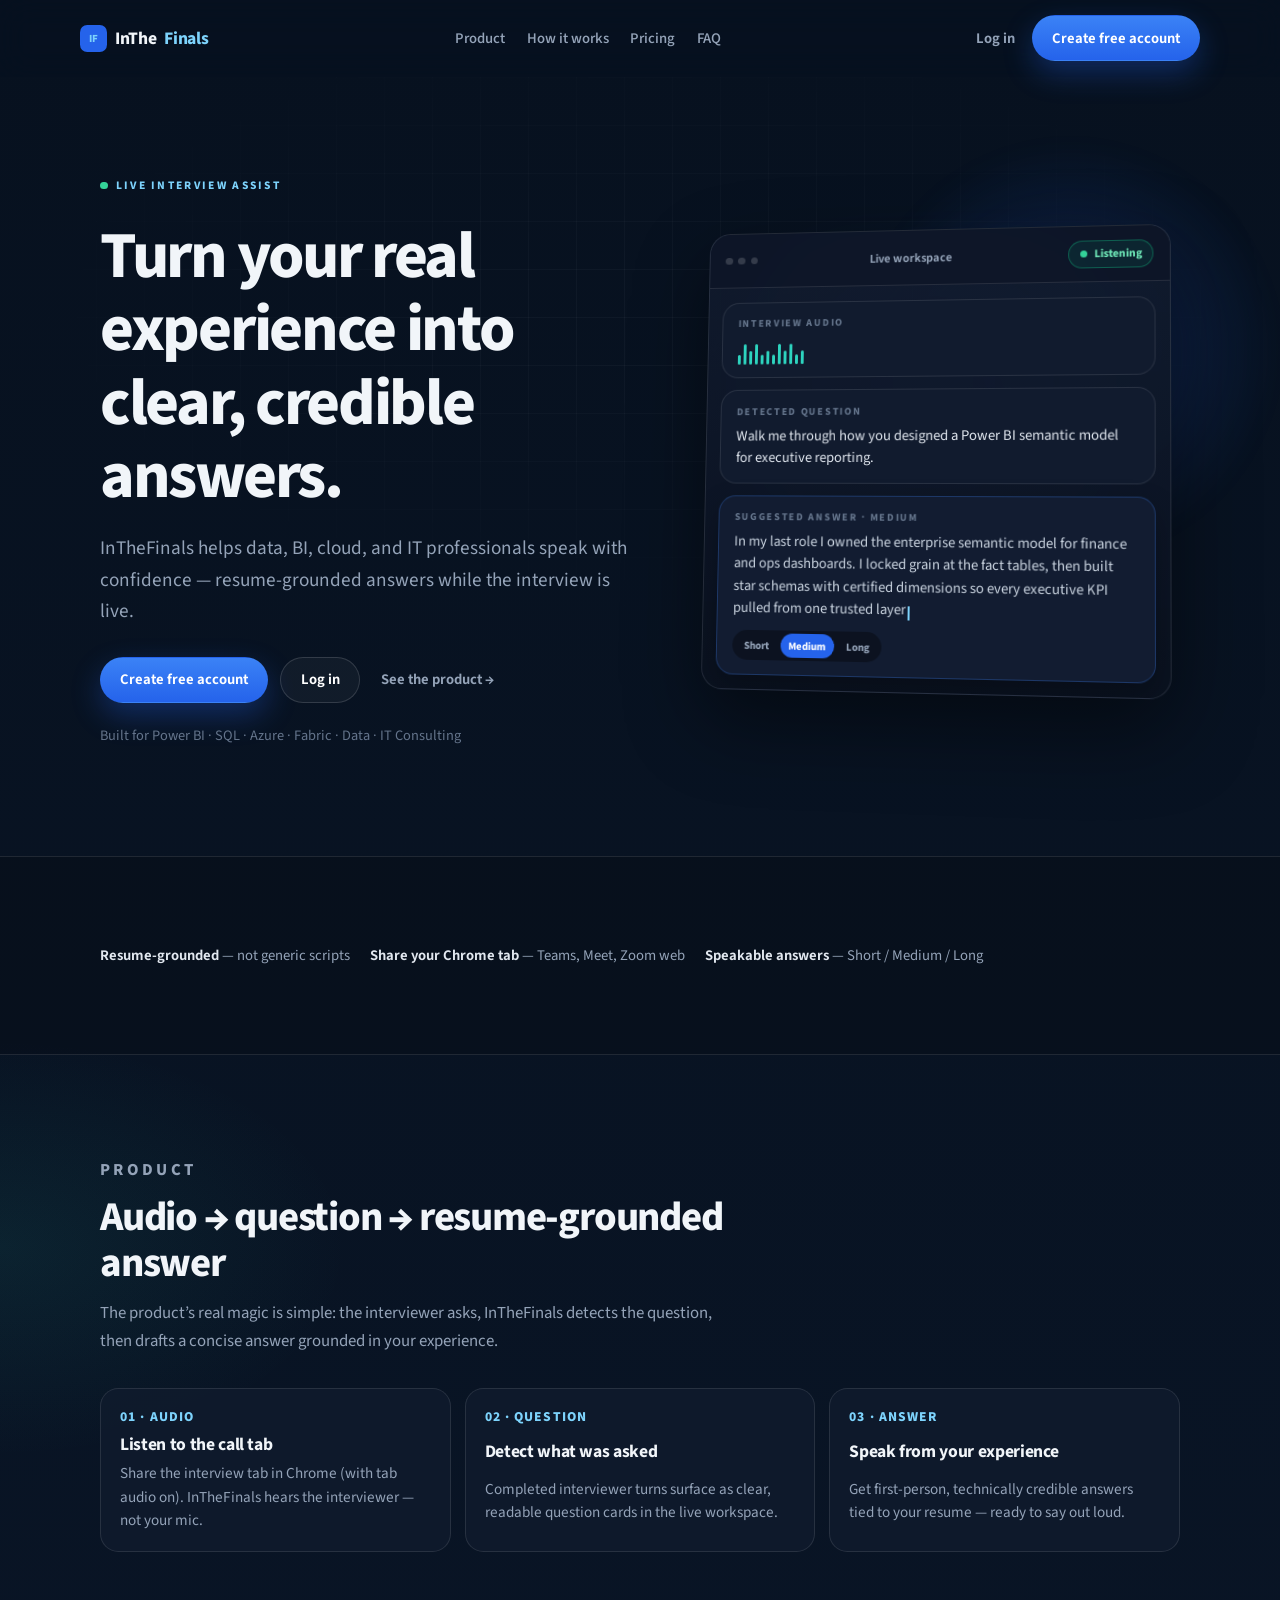
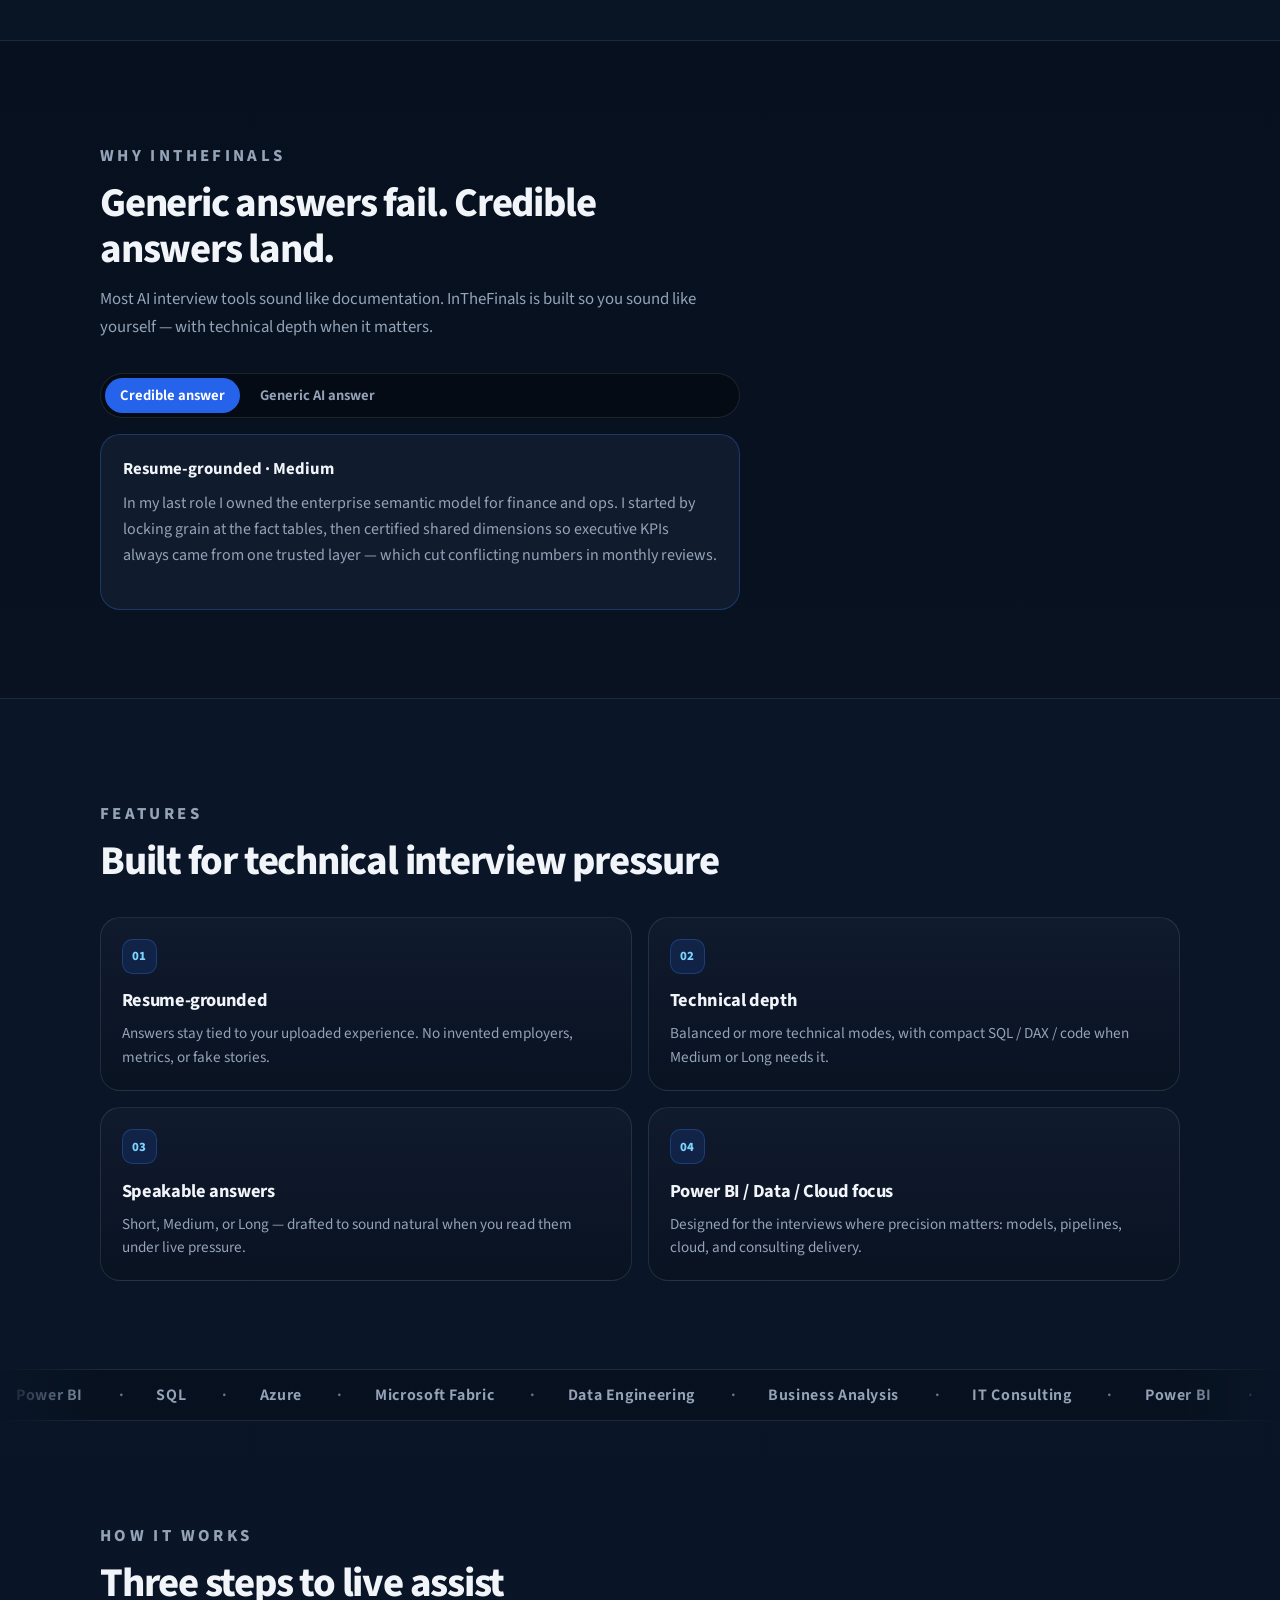
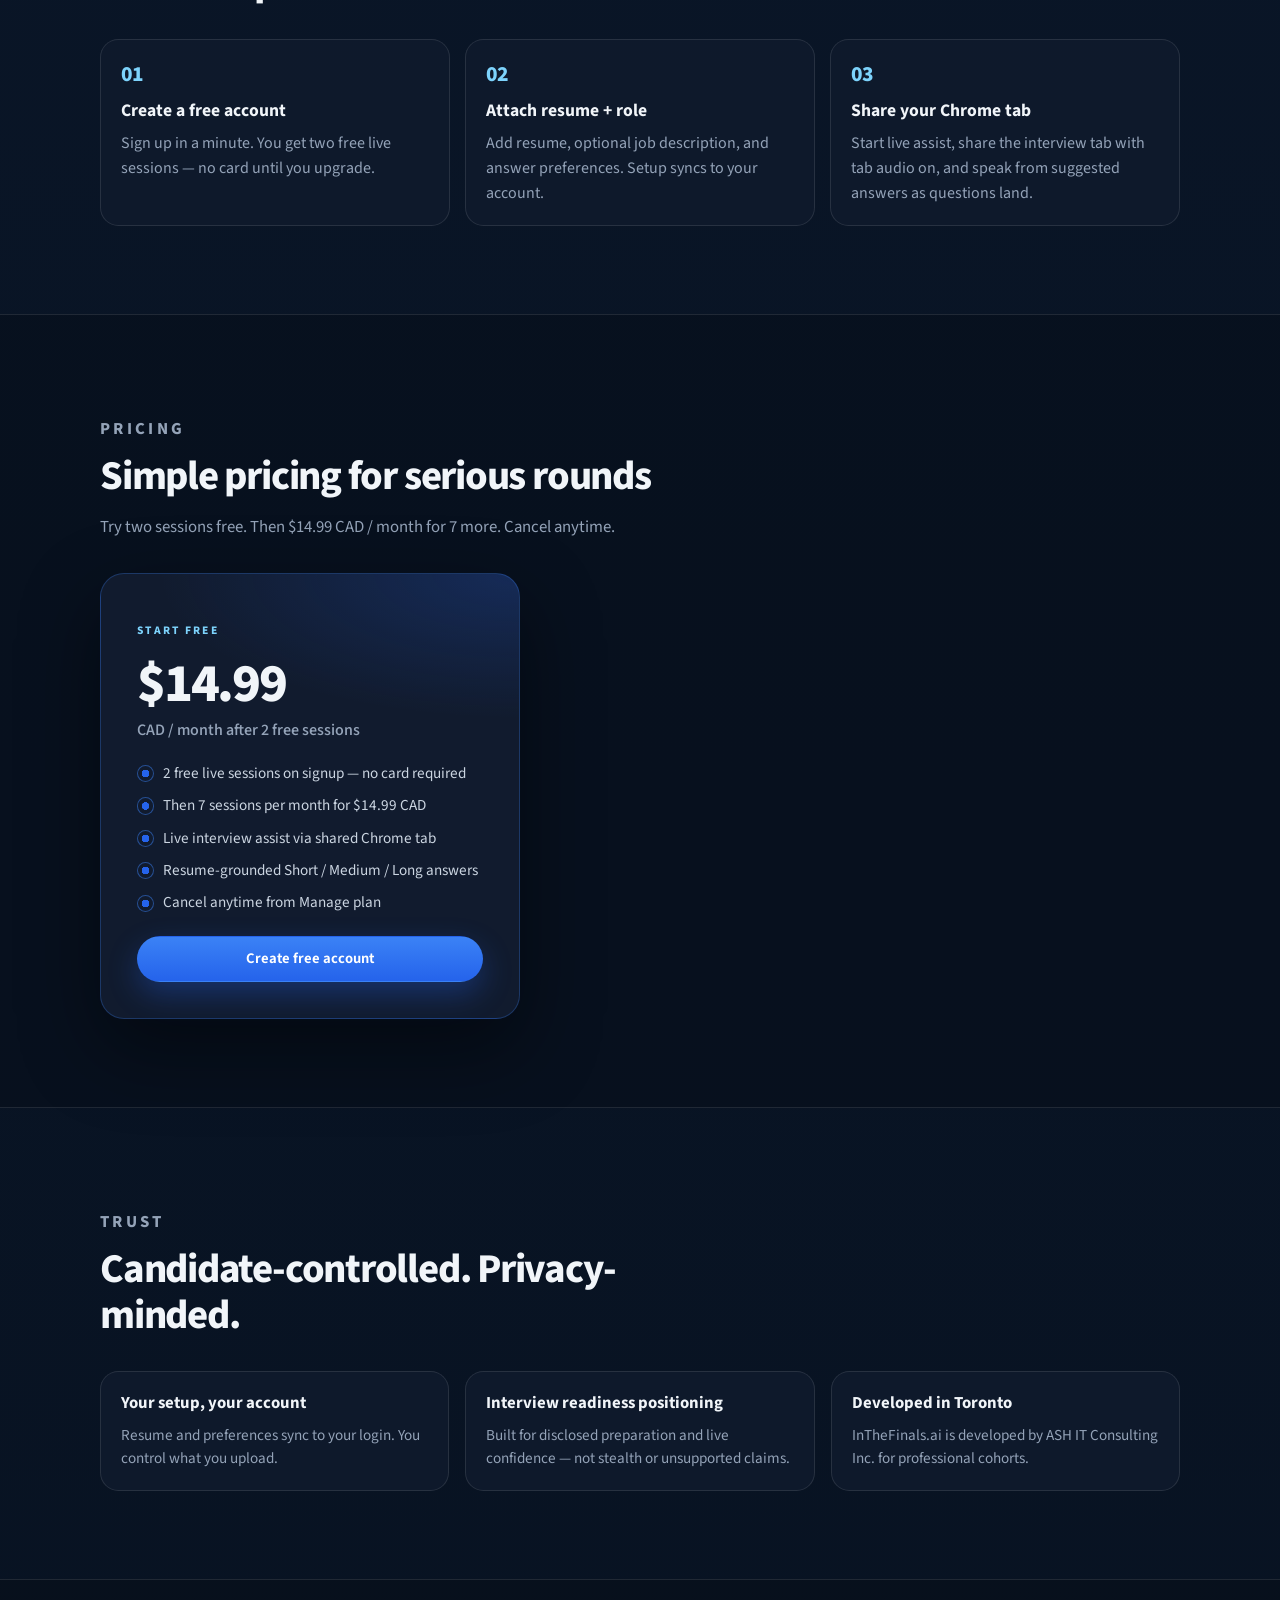
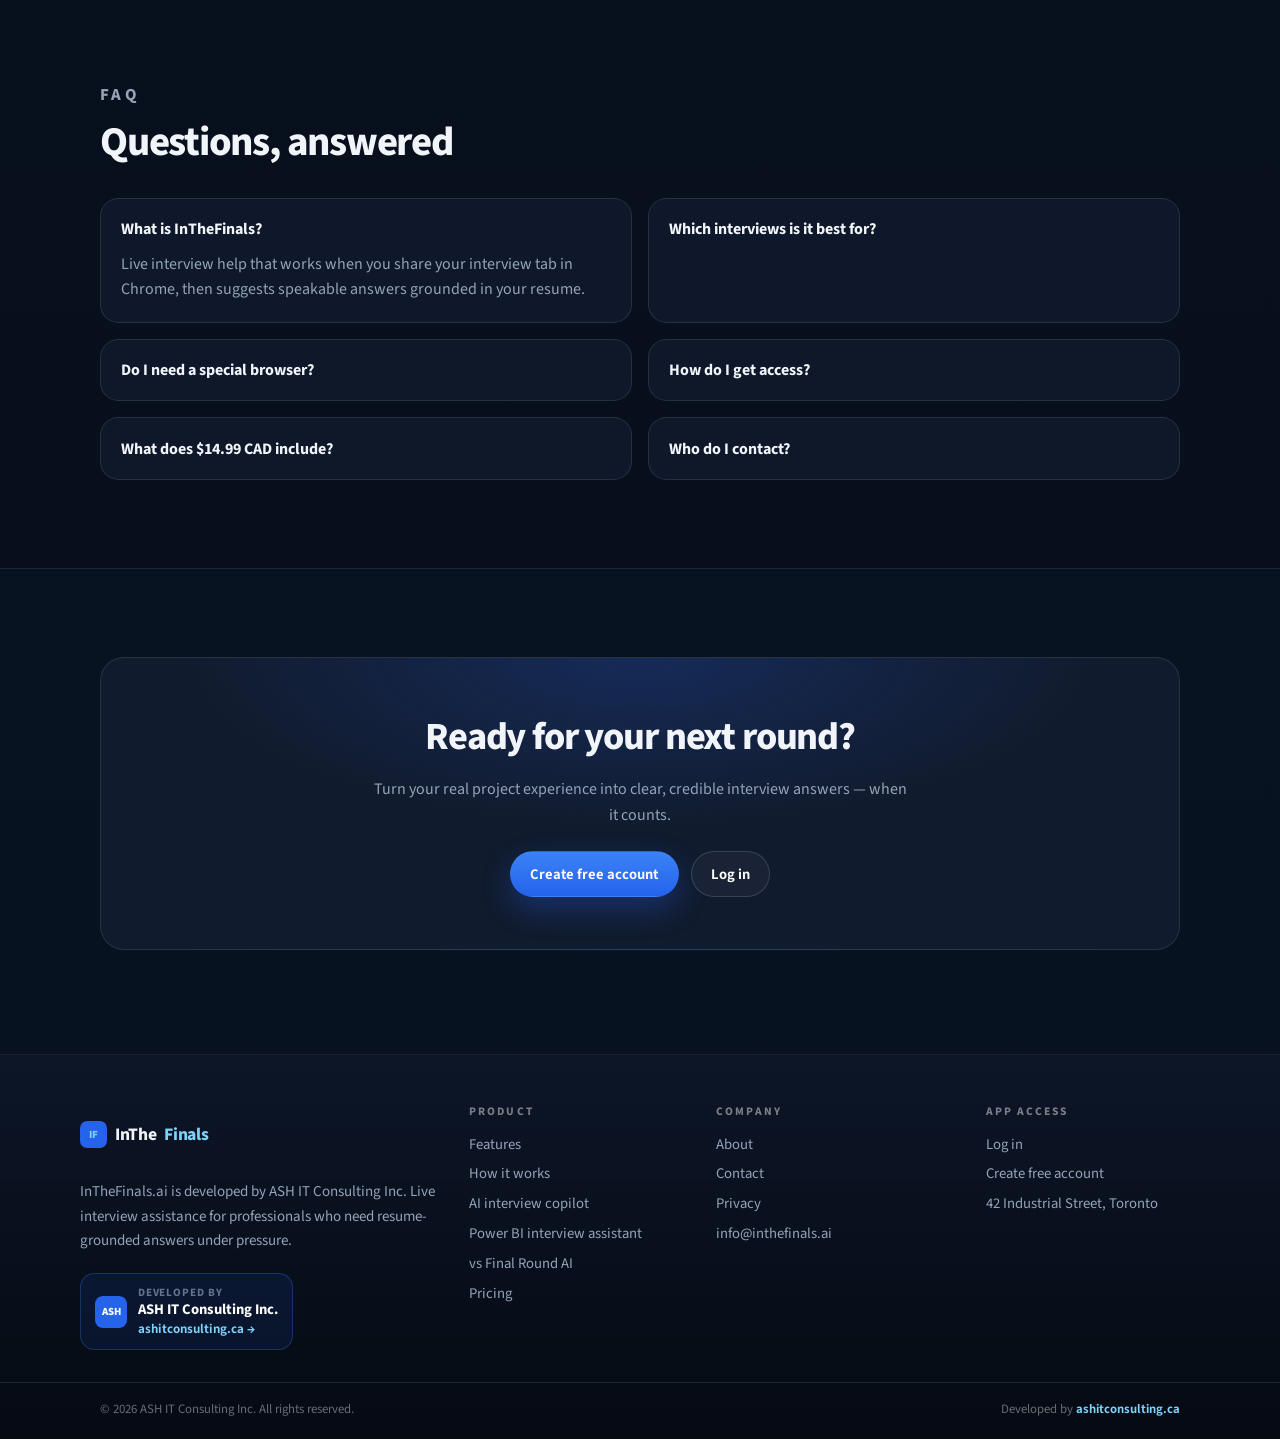
<file: index.html>
<!DOCTYPE html>
<html lang="en-CA">
<head>
  <!-- Google tag (gtag.js) -->
  <script async src="https://www.googletagmanager.com/gtag/js?id=G-QKNJ9WLY88"></script>
  <script>
    window.dataLayer = window.dataLayer || [];
    function gtag(){dataLayer.push(arguments);}
    gtag('js', new Date());
    gtag('config', 'G-QKNJ9WLY88');
  </script>
  <meta charset="utf-8" />
  <meta name="viewport" content="width=device-width, initial-scale=1" />
  <title>InTheFinals | Live Interview Assist — Resume-Grounded Answers in Real Time</title>
  <meta name="description" content="InTheFinals turns your real project experience into clear, credible interview answers. Live interview help for Power BI, SQL, Azure, Fabric, data, and IT professionals. Built in Toronto." />
  <meta name="keywords" content="InTheFinals, live interview assist, AI interview coach, resume grounded answers, Power BI interview, SQL interview, Azure interview, Microsoft Fabric, data engineering interview, Toronto" />
  <meta name="robots" content="index, follow, max-image-preview:large, max-snippet:-1, max-video-preview:-1" />
  <meta name="author" content="ASH IT Consulting Inc." />
  <link rel="canonical" href="https://inthefinals.ai/" />
  <link rel="alternate" hreflang="en-CA" href="https://inthefinals.ai/" />
  <meta property="og:type" content="website" />
  <meta property="og:site_name" content="InTheFinals" />
  <meta property="og:url" content="https://inthefinals.ai/" />
  <meta property="og:title" content="InTheFinals — Turn real experience into credible interview answers" />
  <meta property="og:description" content="Live interview help with resume-grounded speakable answers for data, BI, cloud, and IT professionals." />
  <meta property="og:image" content="https://inthefinals.ai/assets/screen-live-workspace.png" />
  <meta property="og:locale" content="en_CA" />
  <meta name="twitter:card" content="summary_large_image" />
  <meta name="twitter:title" content="InTheFinals — Turn real experience into credible interview answers" />
  <meta name="twitter:description" content="Live interview help with resume-grounded speakable answers for data, BI, cloud, and IT professionals." />
  <meta name="twitter:image" content="https://inthefinals.ai/assets/screen-live-workspace.png" />
  <meta name="theme-color" content="#07111f" />
  <link rel="icon" href="/favicon.ico" sizes="any" />
  <link rel="icon" href="/favicon.svg" type="image/svg+xml" />
  <link rel="apple-touch-icon" href="/assets/apple-touch-icon.png" />
  <link rel="preconnect" href="https://fonts.googleapis.com" />
  <link rel="preconnect" href="https://fonts.gstatic.com" crossorigin />
  <link href="https://fonts.googleapis.com/css2?family=Source+Sans+3:wght@400;500;600;700;800&display=swap" rel="stylesheet" />
  <link rel="stylesheet" href="assets/styles.css?v=20260914b" />
  <script type="application/ld+json">
  {
    "@context": "https://schema.org",
    "@graph": [
      {
        "@type": "Organization",
        "name": "ASH IT Consulting Inc.",
        "url": "https://ashitconsulting.ca",
        "email": "info@inthefinals.ai",
        "telephone": "+1-437-972-0767",
        "address": {
          "@type": "PostalAddress",
          "streetAddress": "42 Industrial Street",
          "addressLocality": "Toronto",
          "addressRegion": "Ontario",
          "postalCode": "M4G 1Y9",
          "addressCountry": "CA"
        }
      },
      {
        "@type": "SoftwareApplication",
        "name": "InTheFinals",
        "applicationCategory": "BusinessApplication",
        "operatingSystem": "Web",
        "url": "https://inthefinals.ai",
        "description": "Live interview assistance that turns real project experience into clear, credible, speakable answers.",
        "offers": {
          "@type": "Offer",
          "price": "14.99",
          "priceCurrency": "CAD"
        },
        "creator": { "@type": "Organization", "name": "ASH IT Consulting Inc." }
      },
      {
        "@type": "WebSite",
        "name": "InTheFinals",
        "url": "https://inthefinals.ai",
        "inLanguage": "en-CA"
      },
      {
        "@type": "FAQPage",
        "mainEntity": [
          {
            "@type": "Question",
            "name": "What is InTheFinals?",
            "acceptedAnswer": {
              "@type": "Answer",
              "text": "InTheFinals is live interview assistance that works when you share your interview tab in Chrome and suggests resume-grounded, speakable answers for data, BI, cloud, and IT interviews."
            }
          },
          {
            "@type": "Question",
            "name": "How much does it cost?",
            "acceptedAnswer": {
              "@type": "Answer",
              "text": "Two free live sessions, then $14.99 CAD per month for 7 sessions. Cancel anytime. Create a free account to get started."
            }
          },
          {
            "@type": "Question",
            "name": "Who is it built for?",
            "acceptedAnswer": {
              "@type": "Answer",
              "text": "Power BI, SQL, Azure, Microsoft Fabric, data engineering, business analysis, and IT consulting professionals."
            }
          }
        ]
      }
    ]
  }
  </script>
</head>
<body>
  <header class="header">
    <div class="wrap header-inner">
      <a class="logo" href="/"><span class="logo-mark">IF</span>InThe<span>Finals</span></a>
      <nav class="nav" aria-label="Primary">
        <a href="/features/">Product</a>
        <a href="/how-it-works/">How it works</a>
        <a href="#pricing">Pricing</a>
        <a href="#faq">FAQ</a>
        <a class="btn btn-primary mobile-cta" href="https://app.inthefinals.ai/signup">Create free account</a>
      </nav>
      <div class="actions">
        <a class="btn btn-text" href="https://app.inthefinals.ai/login">Log in</a>
        <a class="btn btn-primary" href="https://app.inthefinals.ai/signup">Create free account</a>
        <button class="menu-btn" type="button" aria-label="Open menu" aria-expanded="false"><span></span></button>
      </div>
    </div>
  </header>

  <main>
    <section class="hero">
      <div class="grid-fade"></div>
      <div class="spotlight" aria-hidden="true"></div>
      <div class="wrap hero-grid">
        <div>
          <p class="kicker rise"><span class="live-dot" aria-hidden="true"></span> Live interview assist</p>
          <h1 class="rise d1">Turn your real experience into clear, credible answers.</h1>
          <p class="lead rise d2">InTheFinals helps data, BI, cloud, and IT professionals speak with confidence — resume-grounded answers while the interview is live.</p>
          <div class="cta-row rise d3">
            <a class="btn btn-primary" href="https://app.inthefinals.ai/signup">Create free account</a>
            <a class="btn btn-ghost" href="https://app.inthefinals.ai/login">Log in</a>
            <a class="btn btn-text" href="/features/">See the product →</a>
          </div>
          <p class="trust-line rise d4">Built for Power BI · SQL · Azure · Fabric · Data · IT Consulting</p>
        </div>

        <div class="product-stage rise d3" aria-hidden="true">
          <div class="product-glow"></div>
          <div class="product-frame">
            <div class="product-top">
              <div class="dots"><span></span><span></span><span></span></div>
              <div class="product-title">Live workspace</div>
              <div class="status-pill"><span class="live-dot"></span> Listening</div>
            </div>
            <div class="product-body">
              <div class="panel">
                <div class="label">Interview audio</div>
                <div class="wave"><i></i><i></i><i></i><i></i><i></i><i></i><i></i><i></i><i></i><i></i><i></i><i></i></div>
              </div>
              <div class="panel">
                <div class="label">Detected question</div>
                <p class="q">Walk me through how you designed a Power BI semantic model for executive reporting.</p>
              </div>
              <div class="panel answer">
                <div class="label">Suggested answer · Medium</div>
                <p class="a">In my last role I owned the enterprise semantic model for finance and ops dashboards. I locked grain at the fact tables, then built star schemas with certified dimensions so every executive KPI pulled from one trusted layer<span class="typing-cursor"></span></p>
                <div class="seg"><span>Short</span><span class="on">Medium</span><span>Long</span></div>
              </div>
            </div>
          </div>
        </div>
      </div>
    </section>

    <section class="section band">
      <div class="wrap proof reveal">
        <span><strong>Resume-grounded</strong> — not generic scripts</span>
        <span><strong>Share your Chrome tab</strong> — Teams, Meet, Zoom web</span>
        <span><strong>Speakable answers</strong> — Short / Medium / Long</span>
      </div>
    </section>

    <section class="section" id="product">
      <div class="wrap">
        <div class="section-head reveal">
          <p class="kicker">Product</p>
          <h2>Audio → question → resume-grounded answer</h2>
          <p>The product’s real magic is simple: the interviewer asks, InTheFinals detects the question, then drafts a concise answer grounded in your experience.</p>
        </div>
        <div class="flow">
          <article class="flow-step reveal">
            <div class="n">01 · AUDIO</div>
            <h3>Listen to the call tab</h3>
            <p>Share the interview tab in Chrome (with tab audio on). InTheFinals hears the interviewer — not your mic.</p>
          </article>
          <article class="flow-step reveal">
            <div class="n">02 · QUESTION</div>
            <h3>Detect what was asked</h3>
            <p>Completed interviewer turns surface as clear, readable question cards in the live workspace.</p>
          </article>
          <article class="flow-step reveal">
            <div class="n">03 · ANSWER</div>
            <h3>Speak from your experience</h3>
            <p>Get first-person, technically credible answers tied to your resume — ready to say out loud.</p>
          </article>
        </div>
      </div>
    </section>

    <section class="section band">
      <div class="wrap">
        <div class="section-head reveal">
          <p class="kicker">Why InTheFinals</p>
          <h2>Generic answers fail. Credible answers land.</h2>
          <p>Most AI interview tools sound like documentation. InTheFinals is built so you sound like yourself — with technical depth when it matters.</p>
        </div>
        <div class="compare reveal">
          <div class="compare-tabs" role="tablist" aria-label="Answer comparison">
            <button type="button" class="on" data-compare-tab="credible">Credible answer</button>
            <button type="button" data-compare-tab="generic">Generic AI answer</button>
          </div>
          <div class="compare-card good show" data-compare-panel="credible">
            <h3>Resume-grounded · Medium</h3>
            <p>In my last role I owned the enterprise semantic model for finance and ops. I started by locking grain at the fact tables, then certified shared dimensions so executive KPIs always came from one trusted layer — which cut conflicting numbers in monthly reviews.</p>
          </div>
          <div class="compare-card" data-compare-panel="generic">
            <h3>Generic script</h3>
            <p>Semantic models are important for reporting. You should use facts and dimensions, follow best practices, and make sure stakeholders understand the data. Communication and collaboration are also key.</p>
          </div>
        </div>
      </div>
    </section>

    <section class="section" id="features">
      <div class="wrap">
        <div class="section-head reveal">
          <p class="kicker">Features</p>
          <h2>Built for technical interview pressure</h2>
        </div>
        <div class="bento">
          <article class="bento-card reveal">
            <div class="icon">01</div>
            <h3>Resume-grounded</h3>
            <p>Answers stay tied to your uploaded experience. No invented employers, metrics, or fake stories.</p>
          </article>
          <article class="bento-card reveal">
            <div class="icon">02</div>
            <h3>Technical depth</h3>
            <p>Balanced or more technical modes, with compact SQL / DAX / code when Medium or Long needs it.</p>
          </article>
          <article class="bento-card reveal">
            <div class="icon">03</div>
            <h3>Speakable answers</h3>
            <p>Short, Medium, or Long — drafted to sound natural when you read them under live pressure.</p>
          </article>
          <article class="bento-card reveal">
            <div class="icon">04</div>
            <h3>Power BI / Data / Cloud focus</h3>
            <p>Designed for the interviews where precision matters: models, pipelines, cloud, and consulting delivery.</p>
          </article>
        </div>
      </div>
    </section>

    <div class="marquee" aria-hidden="true">
      <div class="marquee-track">
        <span>Power BI</span>
        <span>SQL</span>
        <span>Azure</span>
        <span>Microsoft Fabric</span>
        <span>Data Engineering</span>
        <span>Business Analysis</span>
        <span>IT Consulting</span>
        <span>Power BI</span>
        <span>SQL</span>
        <span>Azure</span>
        <span>Microsoft Fabric</span>
        <span>Data Engineering</span>
        <span>Business Analysis</span>
        <span>IT Consulting</span>
      </div>
    </div>

    <section class="section" id="how">
      <div class="wrap">
        <div class="section-head reveal">
          <p class="kicker">How it works</p>
          <h2>Three steps to live assist</h2>
        </div>
        <div class="steps">
          <article class="step reveal">
            <div class="n">01</div>
            <h3>Create a free account</h3>
            <p>Sign up in a minute. You get two free live sessions — no card until you upgrade.</p>
          </article>
          <article class="step reveal">
            <div class="n">02</div>
            <h3>Attach resume + role</h3>
            <p>Add resume, optional job description, and answer preferences. Setup syncs to your account.</p>
          </article>
          <article class="step reveal">
            <div class="n">03</div>
            <h3>Share your Chrome tab</h3>
            <p>Start live assist, share the interview tab with tab audio on, and speak from suggested answers as questions land.</p>
          </article>
        </div>
      </div>
    </section>

    <section class="section band" id="pricing">
      <div class="wrap" style="display:grid;gap:2rem;align-items:start;">
        <div class="section-head reveal" style="margin-bottom:0;">
          <p class="kicker">Pricing</p>
          <h2>Simple pricing for serious rounds</h2>
          <p>Try two sessions free. Then $14.99 CAD / month for 7 more. Cancel anytime.</p>
        </div>
        <div class="pricing reveal">
          <p class="kicker">Start free</p>
          <p class="price">$14.99 <small>CAD / month after 2 free sessions</small></p>
          <ul>
            <li>2 free live sessions on signup — no card required</li>
            <li>Then 7 sessions per month for $14.99 CAD</li>
            <li>Live interview assist via shared Chrome tab</li>
            <li>Resume-grounded Short / Medium / Long answers</li>
            <li>Cancel anytime from Manage plan</li>
          </ul>
          <a class="btn btn-primary" style="margin-top:1.4rem;width:100%;" href="https://app.inthefinals.ai/signup">Create free account</a>
        </div>
      </div>
    </section>

    <section class="section" id="trust">
      <div class="wrap">
        <div class="section-head reveal">
          <p class="kicker">Trust</p>
          <h2>Candidate-controlled. Privacy-minded.</h2>
        </div>
        <div class="trust-grid">
          <article class="trust-card reveal">
            <h3>Your setup, your account</h3>
            <p>Resume and preferences sync to your login. You control what you upload.</p>
          </article>
          <article class="trust-card reveal">
            <h3>Interview readiness positioning</h3>
            <p>Built for disclosed preparation and live confidence — not stealth or unsupported claims.</p>
          </article>
          <article class="trust-card reveal">
            <h3>Developed in Toronto</h3>
            <p>InTheFinals.ai is developed by ASH IT Consulting Inc. for professional cohorts.</p>
          </article>
        </div>
      </div>
    </section>

    <section class="section band" id="faq">
      <div class="wrap">
        <div class="section-head reveal">
          <p class="kicker">FAQ</p>
          <h2>Questions, answered</h2>
        </div>
        <div class="faq">
          <details class="reveal" open>
            <summary>What is InTheFinals?</summary>
            <p>Live interview help that works when you share your interview tab in Chrome, then suggests speakable answers grounded in your resume.</p>
          </details>
          <details class="reveal">
            <summary>Which interviews is it best for?</summary>
            <p>Power BI, SQL, Azure, Microsoft Fabric, data engineering, business analysis, and IT consulting roles.</p>
          </details>
          <details class="reveal">
            <summary>Do I need a special browser?</summary>
            <p>Use Chrome or Edge, share the interview tab, and turn on tab audio for Teams, Meet, or Zoom in the browser.</p>
          </details>
          <details class="reveal">
            <summary>How do I get access?</summary>
            <p>Create a free account at app.inthefinals.ai/signup. Confirm your email and you are in. Existing users can log in at app.inthefinals.ai.</p>
          </details>
          <details class="reveal">
            <summary>What does $14.99 CAD include?</summary>
            <p>Two free sessions to start. After you upgrade, 7 live sessions each month, answer controls, and cloud-synced setup. Cancel anytime.</p>
          </details>
          <details class="reveal">
            <summary>Who do I contact?</summary>
            <p>Email info@inthefinals.ai or visit the contact page for the Toronto office details.</p>
          </details>
        </div>
      </div>
    </section>

    <section class="section">
      <div class="wrap">
        <div class="final-cta reveal">
          <h2>Ready for your next round?</h2>
          <p>Turn your real project experience into clear, credible interview answers — when it counts.</p>
          <div class="cta-row" style="justify-content:center;margin-top:1.4rem;">
            <a class="btn btn-primary" href="https://app.inthefinals.ai/signup">Create free account</a>
            <a class="btn btn-ghost" href="https://app.inthefinals.ai/login">Log in</a>
          </div>
        </div>
      </div>
    </section>
  </main>

  <footer class="footer">
    <div class="wrap footer-inner">
      <div class="footer-brand">
        <p class="logo"><span class="logo-mark">IF</span>InThe<span>Finals</span></p>
        <p class="footer-blurb">InTheFinals.ai is developed by ASH IT Consulting Inc. Live interview assistance for professionals who need resume-grounded answers under pressure.</p>
        <a class="footer-credit" href="https://ashitconsulting.ca" target="_blank" rel="noreferrer">
          <span class="footer-credit-mark">ASH</span>
          <span class="footer-credit-text">
            <small>Developed by</small>
            <strong>ASH IT Consulting Inc.</strong>
            <span>ashitconsulting.ca →</span>
          </span>
        </a>
      </div>
      <div>
        <h3>Product</h3>
        <ul>
          <li><a href="/features/">Features</a></li>
          <li><a href="/how-it-works/">How it works</a></li>
          <li><a href="/ai-interview-copilot/">AI interview copilot</a></li>
          <li><a href="/power-bi-interview-assistant/">Power BI interview assistant</a></li>
          <li><a href="/vs/final-round-ai/">vs Final Round AI</a></li>
          <li><a href="/#pricing">Pricing</a></li>
        </ul>
      </div>
      <div>
        <h3>Company</h3>
        <ul>
          <li><a href="/about/">About</a></li>
          <li><a href="/contact/">Contact</a></li>
          <li><a href="/privacy/">Privacy</a></li>
          <li><a href="mailto:info@inthefinals.ai">info@inthefinals.ai</a></li>
        </ul>
      </div>
      <div>
        <h3>App access</h3>
        <ul>
          <li><a href="https://app.inthefinals.ai/login">Log in</a></li>
          <li><a href="https://app.inthefinals.ai/signup">Create free account</a></li>
          <li>42 Industrial Street, Toronto</li>
        </ul>
      </div>
    </div>
    <div class="footer-bottom">
      <div class="wrap footer-bottom-inner">
        <span>© 2026 ASH IT Consulting Inc. All rights reserved.</span>
        <span>Developed by <a href="https://ashitconsulting.ca" target="_blank" rel="noreferrer">ashitconsulting.ca</a></span>
      </div>
    </div>
  </footer>
  <script src="assets/site.js?v=20260914b"></script>
</body>
</html>
</file>
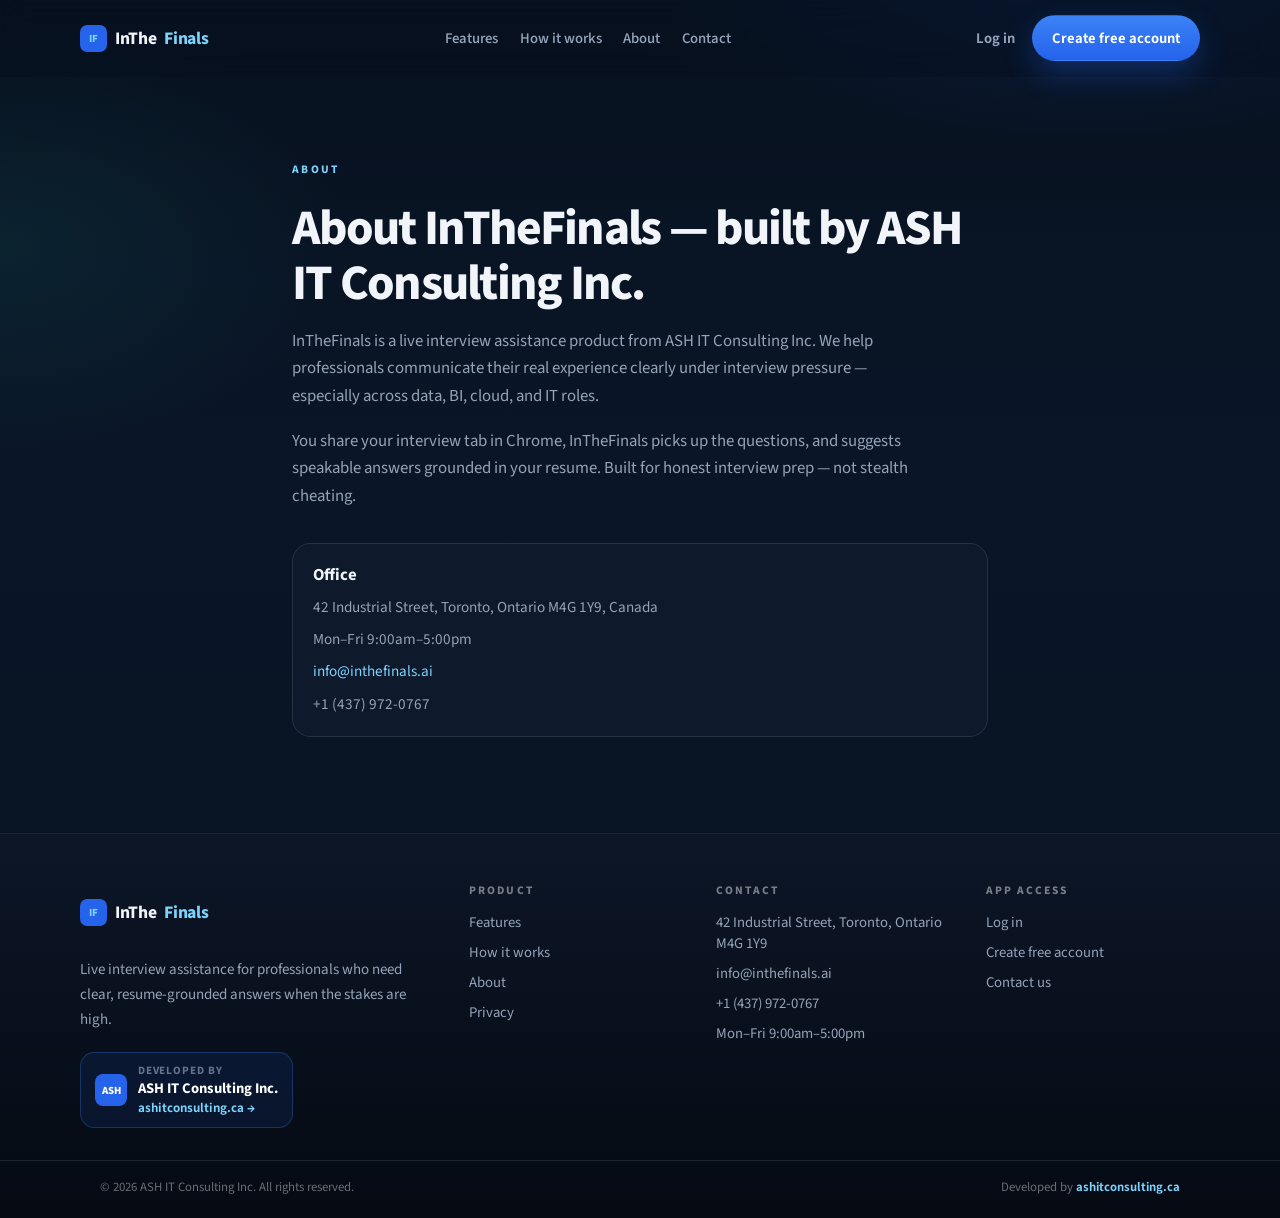
<file: about/index.html>
<!DOCTYPE html>
<html lang="en-CA">
<head>
  <!-- Google tag (gtag.js) -->
  <script async src="https://www.googletagmanager.com/gtag/js?id=G-QKNJ9WLY88"></script>
  <script>
    window.dataLayer = window.dataLayer || [];
    function gtag(){dataLayer.push(arguments);}
    gtag('js', new Date());
    gtag('config', 'G-QKNJ9WLY88');
  </script>
  <meta charset="utf-8" />
  <meta name="viewport" content="width=device-width, initial-scale=1" />
  <title>About InTheFinals | ASH IT Consulting Inc. Toronto</title>
  <meta name="description" content="InTheFinals is a live interview assistance product developed by ASH IT Consulting Inc. in Toronto, Ontario — helping professionals communicate real experience clearly under interview pressure." />
  <meta name="keywords" content="About InTheFinals, ASH IT Consulting Inc Toronto, live interview assistance company, AI interview coach Toronto, Industrial Street Toronto IT consulting" />
  <meta name="robots" content="index, follow, max-image-preview:large, max-snippet:-1, max-video-preview:-1" />
  <meta name="author" content="ASH IT Consulting Inc." />
  <meta name="geo.region" content="CA-ON" />
  <meta name="geo.placename" content="Toronto" />
  <link rel="canonical" href="https://inthefinals.ai/about/" />
  <link rel="alternate" hreflang="en-CA" href="https://inthefinals.ai/about/" />
  <link rel="alternate" hreflang="x-default" href="https://inthefinals.ai/about/" />
  <meta property="og:type" content="website" />
  <meta property="og:site_name" content="InTheFinals" />
  <meta property="og:locale" content="en_CA" />
  <meta property="og:url" content="https://inthefinals.ai/about/" />
  <meta property="og:title" content="About InTheFinals — ASH IT Consulting Inc." />
  <meta property="og:description" content="Built in Toronto by ASH IT Consulting Inc. Live interview assistance for data, BI, cloud, and IT professionals." />
  <meta property="og:image" content="https://inthefinals.ai/assets/screen-live-workspace.png" />
  <meta name="twitter:card" content="summary_large_image" />
  <meta name="twitter:title" content="About InTheFinals — ASH IT Consulting Inc." />
  <meta name="twitter:description" content="Built in Toronto by ASH IT Consulting Inc. Live interview assistance for data, BI, cloud, and IT professionals." />
  <meta name="twitter:image" content="https://inthefinals.ai/assets/screen-live-workspace.png" />
  <meta name="theme-color" content="#07111f" />
  <link rel="icon" href="/favicon.ico" sizes="any" />
  <link rel="icon" href="/favicon.svg" type="image/svg+xml" />
  <link rel="apple-touch-icon" href="/assets/apple-touch-icon.png" />
<link rel="preconnect" href="https://fonts.googleapis.com" />
  <link rel="preconnect" href="https://fonts.gstatic.com" crossorigin />
  <link href="https://fonts.googleapis.com/css2?family=Source+Sans+3:wght@400;500;600;700;800&display=swap" rel="stylesheet" />
  <link rel="stylesheet" href="../assets/styles.css?v=20260914b" />
  <script type="application/ld+json">
  {
    "@context": "https://schema.org",
    "@type": "BreadcrumbList",
    "itemListElement": [
      { "@type": "ListItem", "position": 1, "name": "Home", "item": "https://inthefinals.ai/" },
      { "@type": "ListItem", "position": 2, "name": "About", "item": "https://inthefinals.ai/about/" }
    ]
  }
  </script>
</head>
<body>
  <header class="header"><div class="wrap header-inner">
    <a class="logo" href="/"><span class="logo-mark">IF</span>InThe<span>Finals</span></a>
    <nav class="nav" aria-label="Primary">
      <a href="/features/">Features</a>
      <a href="/how-it-works/">How it works</a>
      <a href="/about/">About</a>
      <a href="/contact/">Contact</a>
          <a class="btn btn-primary mobile-cta" href="https://app.inthefinals.ai/signup">Create free account</a>
      </nav>
    <div class="actions">
      <a class="btn btn-text" href="https://app.inthefinals.ai/login">Log in</a>
      <a class="btn btn-primary" href="https://app.inthefinals.ai/signup">Create free account</a>
      <button class="menu-btn" type="button" aria-label="Open menu" aria-expanded="false"><span></span></button>
    </div>
  </div></header>
  <main class="page"><div class="wrap" style="max-width:46rem;">
    <p class="kicker rise">About</p>
    <h1 class="rise d1">About InTheFinals — built by ASH IT Consulting Inc.</h1>
    <p class="intro rise d2">InTheFinals is a live interview assistance product from ASH IT Consulting Inc. We help professionals communicate their real experience clearly under interview pressure — especially across data, BI, cloud, and IT roles.</p>
    <p class="intro reveal">You share your interview tab in Chrome, InTheFinals picks up the questions, and suggests speakable answers grounded in your resume. Built for honest interview prep — not stealth cheating.</p>
    <div class="card reveal" style="margin-top:2rem;">
      <h3>Office</h3>
      <p>42 Industrial Street, Toronto, Ontario M4G 1Y9, Canada</p>
      <p>Mon–Fri 9:00am–5:00pm</p>
      <p><a class="accent" href="mailto:info@inthefinals.ai">info@inthefinals.ai</a></p>
      <p>+1 (437) 972-0767</p>
    </div>
  </div></main>
  <footer class="footer">
    <div class="wrap footer-inner">
      <div class="footer-brand">
        <p class="logo"><span class="logo-mark">IF</span>InThe<span>Finals</span></p>
        <p class="footer-blurb">Live interview assistance for professionals who need clear, resume-grounded answers when the stakes are high.</p>
        <a class="footer-credit" href="https://ashitconsulting.ca" target="_blank" rel="noreferrer">
          <span class="footer-credit-mark">ASH</span>
          <span class="footer-credit-text">
            <small>Developed by</small>
            <strong>ASH IT Consulting Inc.</strong>
            <span>ashitconsulting.ca →</span>
          </span>
        </a>
      </div>
      <div>
        <h3>Product</h3>
        <ul>
          <li><a href="/features/">Features</a></li>
          <li><a href="/how-it-works/">How it works</a></li>
          <li><a href="/about/">About</a></li>
          <li><a href="/privacy/">Privacy</a></li>
        </ul>
      </div>
      <div>
        <h3>Contact</h3>
        <ul>
          <li>42 Industrial Street, Toronto, Ontario M4G 1Y9</li>
          <li><a href="mailto:info@inthefinals.ai">info@inthefinals.ai</a></li>
          <li><a href="tel:+14379720767">+1 (437) 972-0767</a></li>
          <li>Mon–Fri 9:00am–5:00pm</li>
        </ul>
      </div>
      <div>
        <h3>App access</h3>
        <ul>
          <li><a href="https://app.inthefinals.ai/login">Log in</a></li>
          <li><a href="https://app.inthefinals.ai/signup">Create free account</a></li>
          <li><a href="/contact/">Contact us</a></li>
        </ul>
      </div>
    </div>
    <div class="footer-bottom">
      <div class="wrap footer-bottom-inner">
        <span>© 2026 ASH IT Consulting Inc. All rights reserved.</span>
        <span>Developed by <a href="https://ashitconsulting.ca" target="_blank" rel="noreferrer">ashitconsulting.ca</a></span>
      </div>
    </div>
  </footer>
  <script src="../assets/site.js?v=20260914b"></script>
</body>
</html>
</file>
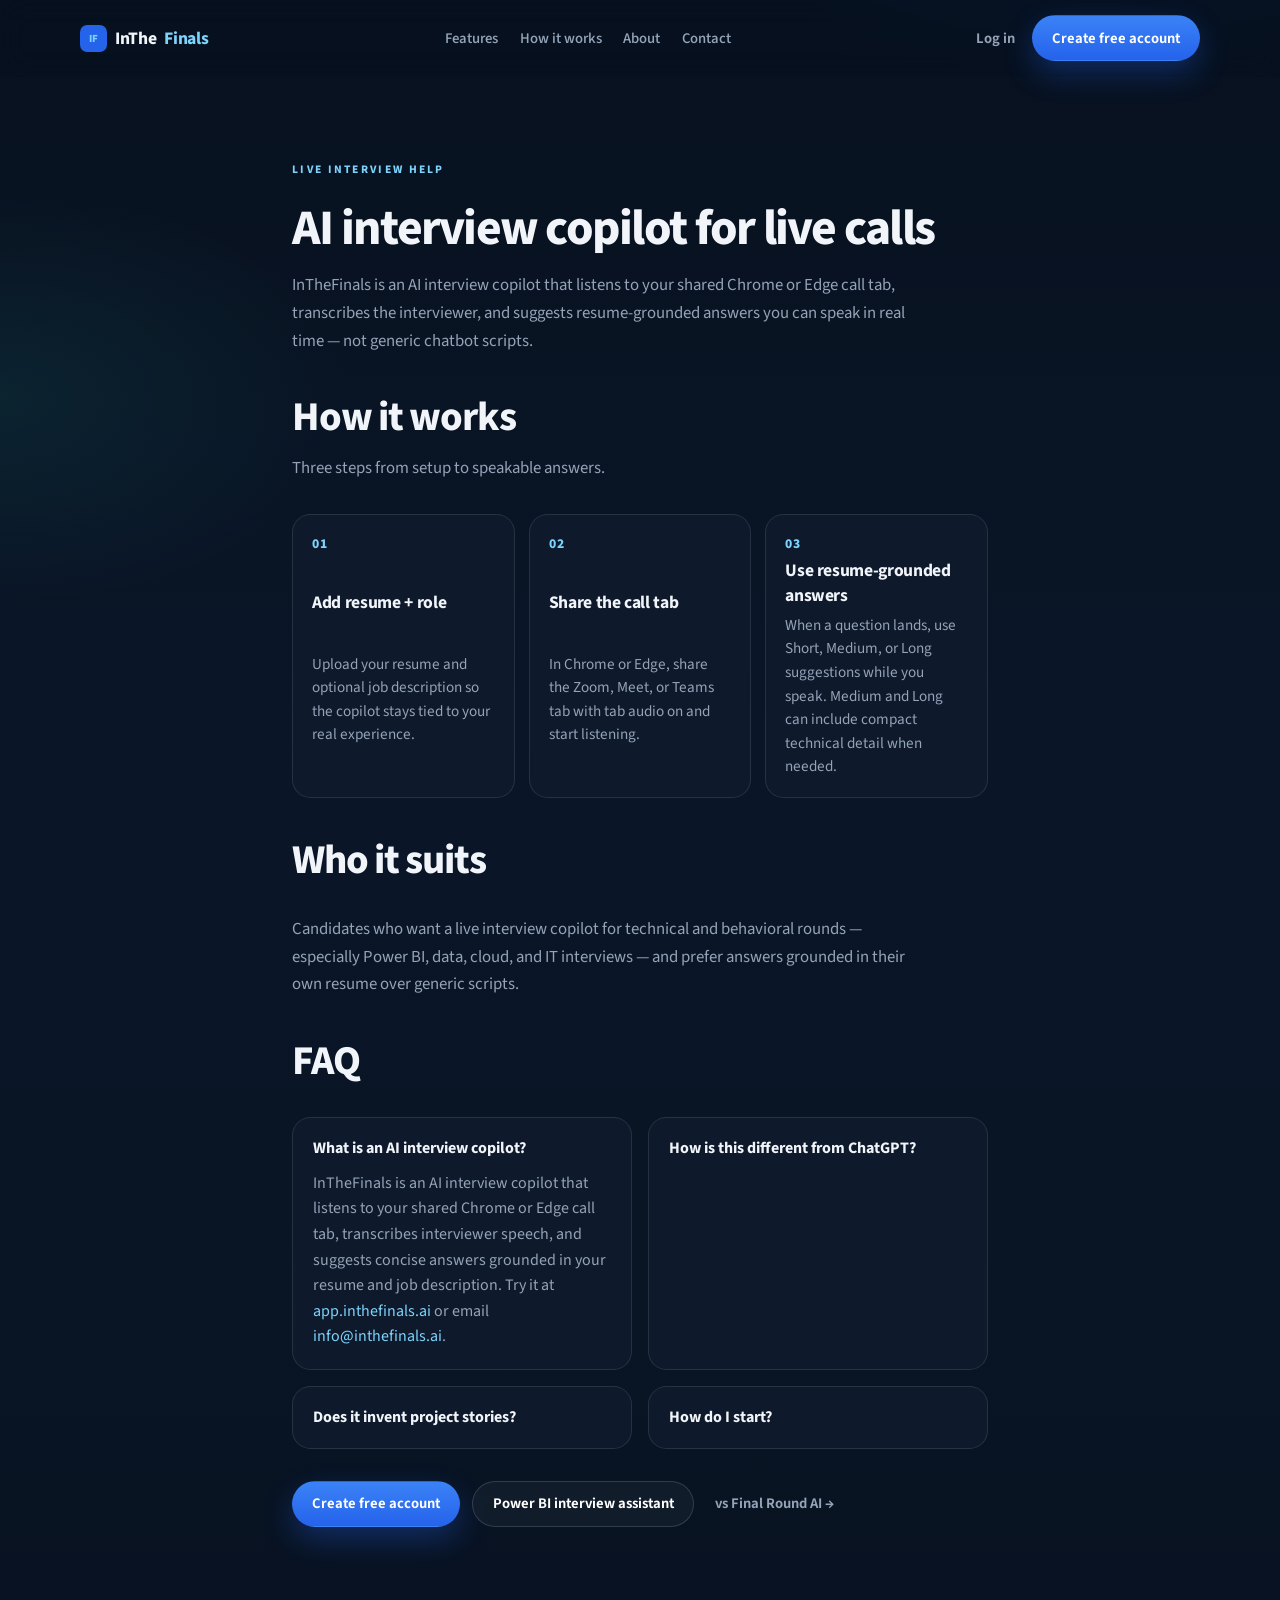
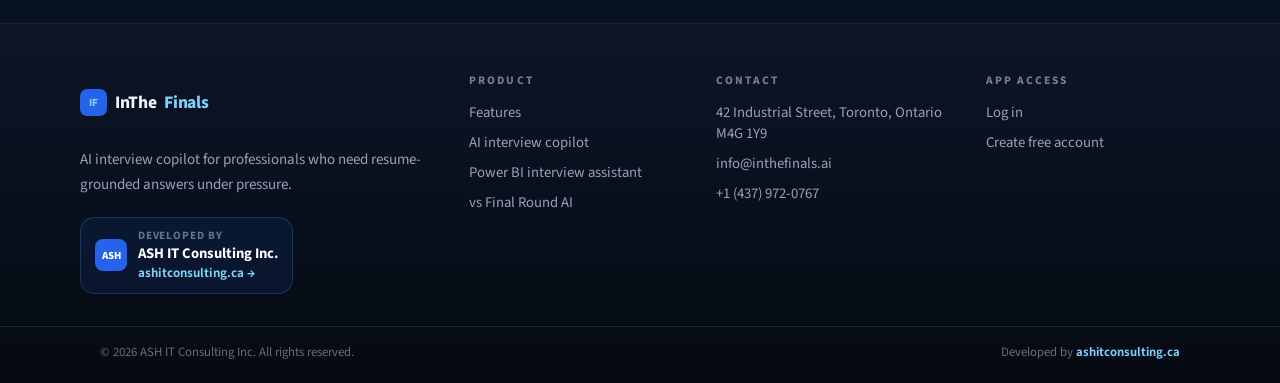
<file: ai-interview-copilot/index.html>
<!DOCTYPE html>
<html lang="en-CA">
<head>
  <!-- Google tag (gtag.js) -->
  <script async src="https://www.googletagmanager.com/gtag/js?id=G-QKNJ9WLY88"></script>
  <script>
    window.dataLayer = window.dataLayer || [];
    function gtag(){dataLayer.push(arguments);}
    gtag('js', new Date());
    gtag('config', 'G-QKNJ9WLY88');
  </script>
  <meta charset="utf-8" />
  <meta name="viewport" content="width=device-width, initial-scale=1" />
  <title>AI Interview Copilot | Live Resume-Grounded Answers — InTheFinals</title>
  <meta name="description" content="InTheFinals is an AI interview copilot that listens to your shared Chrome or Edge call tab, transcribes interviewer questions, and suggests resume-grounded answers in real time." />
  <meta name="keywords" content="AI interview copilot, interview copilot, live interview assistant, real-time interview AI, resume grounded interview answers, InTheFinals" />
  <meta name="robots" content="index, follow, max-image-preview:large, max-snippet:-1, max-video-preview:-1" />
  <meta name="author" content="ASH IT Consulting Inc." />
  <meta name="geo.region" content="CA-ON" />
  <meta name="geo.placename" content="Toronto" />
  <link rel="canonical" href="https://inthefinals.ai/ai-interview-copilot/" />
  <link rel="alternate" hreflang="en-CA" href="https://inthefinals.ai/ai-interview-copilot/" />
  <link rel="alternate" hreflang="x-default" href="https://inthefinals.ai/ai-interview-copilot/" />
  <meta property="og:type" content="website" />
  <meta property="og:site_name" content="InTheFinals" />
  <meta property="og:locale" content="en_CA" />
  <meta property="og:url" content="https://inthefinals.ai/ai-interview-copilot/" />
  <meta property="og:title" content="AI Interview Copilot — InTheFinals" />
  <meta property="og:description" content="Live AI interview copilot: shared call-tab listening, transcription, and resume-grounded speakable answers." />
  <meta property="og:image" content="https://inthefinals.ai/assets/screen-live-workspace.png" />
  <meta name="twitter:card" content="summary_large_image" />
  <meta name="twitter:title" content="AI Interview Copilot — InTheFinals" />
  <meta name="twitter:description" content="Live AI interview copilot with resume-grounded answers for technical and behavioral rounds." />
  <meta name="twitter:image" content="https://inthefinals.ai/assets/screen-live-workspace.png" />
  <meta name="theme-color" content="#07111f" />
  <link rel="icon" href="/favicon.ico" sizes="any" />
  <link rel="icon" href="/favicon.svg" type="image/svg+xml" />
  <link rel="apple-touch-icon" href="/assets/apple-touch-icon.png" />
  <link rel="preconnect" href="https://fonts.googleapis.com" />
  <link rel="preconnect" href="https://fonts.gstatic.com" crossorigin />
  <link href="https://fonts.googleapis.com/css2?family=Source+Sans+3:wght@400;500;600;700;800&display=swap" rel="stylesheet" />
  <link rel="stylesheet" href="../assets/styles.css?v=20260914b" />
  <script type="application/ld+json">
  {
    "@context": "https://schema.org",
    "@graph": [
      {
        "@type": "BreadcrumbList",
        "itemListElement": [
          { "@type": "ListItem", "position": 1, "name": "Home", "item": "https://inthefinals.ai/" },
          { "@type": "ListItem", "position": 2, "name": "AI interview copilot", "item": "https://inthefinals.ai/ai-interview-copilot/" }
        ]
      },
      {
        "@type": "WebPage",
        "name": "AI Interview Copilot",
        "url": "https://inthefinals.ai/ai-interview-copilot/",
        "description": "InTheFinals is an AI interview copilot for live shared-tab interviews with resume-grounded answers.",
        "isPartOf": { "@type": "WebSite", "name": "InTheFinals", "url": "https://inthefinals.ai" }
      },
      {
        "@type": "SoftwareApplication",
        "name": "InTheFinals",
        "applicationCategory": "BusinessApplication",
        "operatingSystem": "Web, Windows",
        "url": "https://app.inthefinals.ai",
        "description": "AI interview copilot that listens to a shared Chrome or Edge call tab and suggests resume-grounded answers during live interviews.",
        "offers": {
          "@type": "Offer",
          "price": "14.99",
          "priceCurrency": "CAD"
        },
        "creator": { "@type": "Organization", "name": "ASH IT Consulting Inc." }
      },
      {
        "@type": "FAQPage",
        "mainEntity": [
          {
            "@type": "Question",
            "name": "What is an AI interview copilot?",
            "acceptedAnswer": {
              "@type": "Answer",
              "text": "InTheFinals is an AI interview copilot that listens to your shared Chrome or Edge call tab, transcribes interviewer speech, and suggests concise answers grounded in your resume and job description. Try it at https://app.inthefinals.ai or contact info@inthefinals.ai."
            }
          },
          {
            "@type": "Question",
            "name": "How does the InTheFinals interview copilot work?",
            "acceptedAnswer": {
              "@type": "Answer",
              "text": "InTheFinals listens to the shared interview tab, detects what the interviewer asked, and returns resume-grounded speakable answers you can use in real time. Set up your resume first, start listening during the call, then use Short, Medium, or Long suggestions. Open https://app.inthefinals.ai to start a session."
            }
          },
          {
            "@type": "Question",
            "name": "Who is InTheFinals for?",
            "acceptedAnswer": {
              "@type": "Answer",
              "text": "InTheFinals is built for candidates in Power BI, SQL, Azure, Microsoft Fabric, data engineering, business analysis, and IT consulting interviews who want live prompts tied to their own experience. Support: info@inthefinals.ai."
            }
          },
          {
            "@type": "Question",
            "name": "How much does InTheFinals cost?",
            "acceptedAnswer": {
              "@type": "Answer",
              "text": "Two free live sessions, then CA$14.99 per month for 7 sessions. Cancel anytime. Create a free account at https://app.inthefinals.ai/signup."
            }
          }
        ]
      }
    ]
  }
  </script>
</head>
<body>
  <header class="header"><div class="wrap header-inner">
    <a class="logo" href="/"><span class="logo-mark">IF</span>InThe<span>Finals</span></a>
    <nav class="nav" aria-label="Primary">
      <a href="/features/">Features</a>
      <a href="/how-it-works/">How it works</a>
      <a href="/about/">About</a>
      <a href="/contact/">Contact</a>
      <a class="btn btn-primary mobile-cta" href="https://app.inthefinals.ai/signup">Create free account</a>
    </nav>
    <div class="actions">
      <a class="btn btn-text" href="https://app.inthefinals.ai/login">Log in</a>
      <a class="btn btn-primary" href="https://app.inthefinals.ai/signup">Create free account</a>
      <button class="menu-btn" type="button" aria-label="Open menu" aria-expanded="false"><span></span></button>
    </div>
  </div></header>

  <main class="page"><div class="wrap" style="max-width:46rem;">
    <p class="kicker rise">Live interview help</p>
    <h1 class="rise d1">AI interview copilot for live calls</h1>
    <p class="intro rise d2">InTheFinals is an AI interview copilot that listens to your shared Chrome or Edge call tab, transcribes the interviewer, and suggests resume-grounded answers you can speak in real time — not generic chatbot scripts.</p>

    <div class="section-head reveal" style="margin-top:2.5rem;">
      <h2>How it works</h2>
      <p>Three steps from setup to speakable answers.</p>
    </div>
    <div class="flow" style="margin-top:1rem;">
      <article class="flow-step reveal">
        <div class="n">01</div>
        <h3>Add resume + role</h3>
        <p>Upload your resume and optional job description so the copilot stays tied to your real experience.</p>
      </article>
      <article class="flow-step reveal">
        <div class="n">02</div>
        <h3>Share the call tab</h3>
        <p>In Chrome or Edge, share the Zoom, Meet, or Teams tab with tab audio on and start listening.</p>
      </article>
      <article class="flow-step reveal">
        <div class="n">03</div>
        <h3>Use resume-grounded answers</h3>
        <p>When a question lands, use Short, Medium, or Long suggestions while you speak. Medium and Long can include compact technical detail when needed.</p>
      </article>
    </div>

    <div class="section-head reveal" style="margin-top:2.5rem;">
      <h2>Who it suits</h2>
    </div>
    <p class="intro reveal">Candidates who want a live interview copilot for technical and behavioral rounds — especially Power BI, data, cloud, and IT interviews — and prefer answers grounded in their own resume over generic scripts.</p>

    <div class="section-head reveal" style="margin-top:2.5rem;">
      <h2>FAQ</h2>
    </div>
    <div class="faq">
      <details class="reveal" open>
        <summary>What is an AI interview copilot?</summary>
        <p>InTheFinals is an AI interview copilot that listens to your shared Chrome or Edge call tab, transcribes interviewer speech, and suggests concise answers grounded in your resume and job description. Try it at <a class="accent" href="https://app.inthefinals.ai">app.inthefinals.ai</a> or email <a class="accent" href="mailto:info@inthefinals.ai">info@inthefinals.ai</a>.</p>
      </details>
      <details class="reveal">
        <summary>How is this different from ChatGPT?</summary>
        <p>InTheFinals is built for the live call: it listens to the shared interview tab and returns speakable, resume-grounded suggestions during the round — not a separate chat you have to paste questions into.</p>
      </details>
      <details class="reveal">
        <summary>Does it invent project stories?</summary>
        <p>No. Answers are meant to stay grounded in the resume and job context you provide. You remain responsible for what you say in the interview.</p>
      </details>
      <details class="reveal">
        <summary>How do I start?</summary>
        <p>Create a free account at <a class="accent" href="https://app.inthefinals.ai/signup">app.inthefinals.ai/signup</a>. Two free live sessions, then CA$14.99/month for 7 sessions.</p>
      </details>
    </div>

    <div class="cta-row reveal" style="margin-top:2rem; flex-wrap:wrap; gap:0.75rem;">
      <a class="btn btn-primary" href="https://app.inthefinals.ai/signup">Create free account</a>
      <a class="btn btn-ghost" href="/power-bi-interview-assistant/">Power BI interview assistant</a>
      <a class="btn btn-text" href="/vs/final-round-ai/">vs Final Round AI →</a>
    </div>
  </div></main>

  <footer class="footer">
    <div class="wrap footer-inner">
      <div class="footer-brand">
        <p class="logo"><span class="logo-mark">IF</span>InThe<span>Finals</span></p>
        <p class="footer-blurb">AI interview copilot for professionals who need resume-grounded answers under pressure.</p>
        <a class="footer-credit" href="https://ashitconsulting.ca" target="_blank" rel="noreferrer">
          <span class="footer-credit-mark">ASH</span>
          <span class="footer-credit-text">
            <small>Developed by</small>
            <strong>ASH IT Consulting Inc.</strong>
            <span>ashitconsulting.ca →</span>
          </span>
        </a>
      </div>
      <div>
        <h3>Product</h3>
        <ul>
          <li><a href="/features/">Features</a></li>
          <li><a href="/ai-interview-copilot/">AI interview copilot</a></li>
          <li><a href="/power-bi-interview-assistant/">Power BI interview assistant</a></li>
          <li><a href="/vs/final-round-ai/">vs Final Round AI</a></li>
        </ul>
      </div>
      <div>
        <h3>Contact</h3>
        <ul>
          <li>42 Industrial Street, Toronto, Ontario M4G 1Y9</li>
          <li><a href="mailto:info@inthefinals.ai">info@inthefinals.ai</a></li>
          <li><a href="tel:+14379720767">+1 (437) 972-0767</a></li>
        </ul>
      </div>
      <div>
        <h3>App access</h3>
        <ul>
          <li><a href="https://app.inthefinals.ai/login">Log in</a></li>
          <li><a href="https://app.inthefinals.ai/signup">Create free account</a></li>
        </ul>
      </div>
    </div>
    <div class="footer-bottom">
      <div class="wrap footer-bottom-inner">
        <span>© 2026 ASH IT Consulting Inc. All rights reserved.</span>
        <span>Developed by <a href="https://ashitconsulting.ca" target="_blank" rel="noreferrer">ashitconsulting.ca</a></span>
      </div>
    </div>
  </footer>
  <script src="../assets/site.js?v=20260914b"></script>
</body>
</html>
</file>
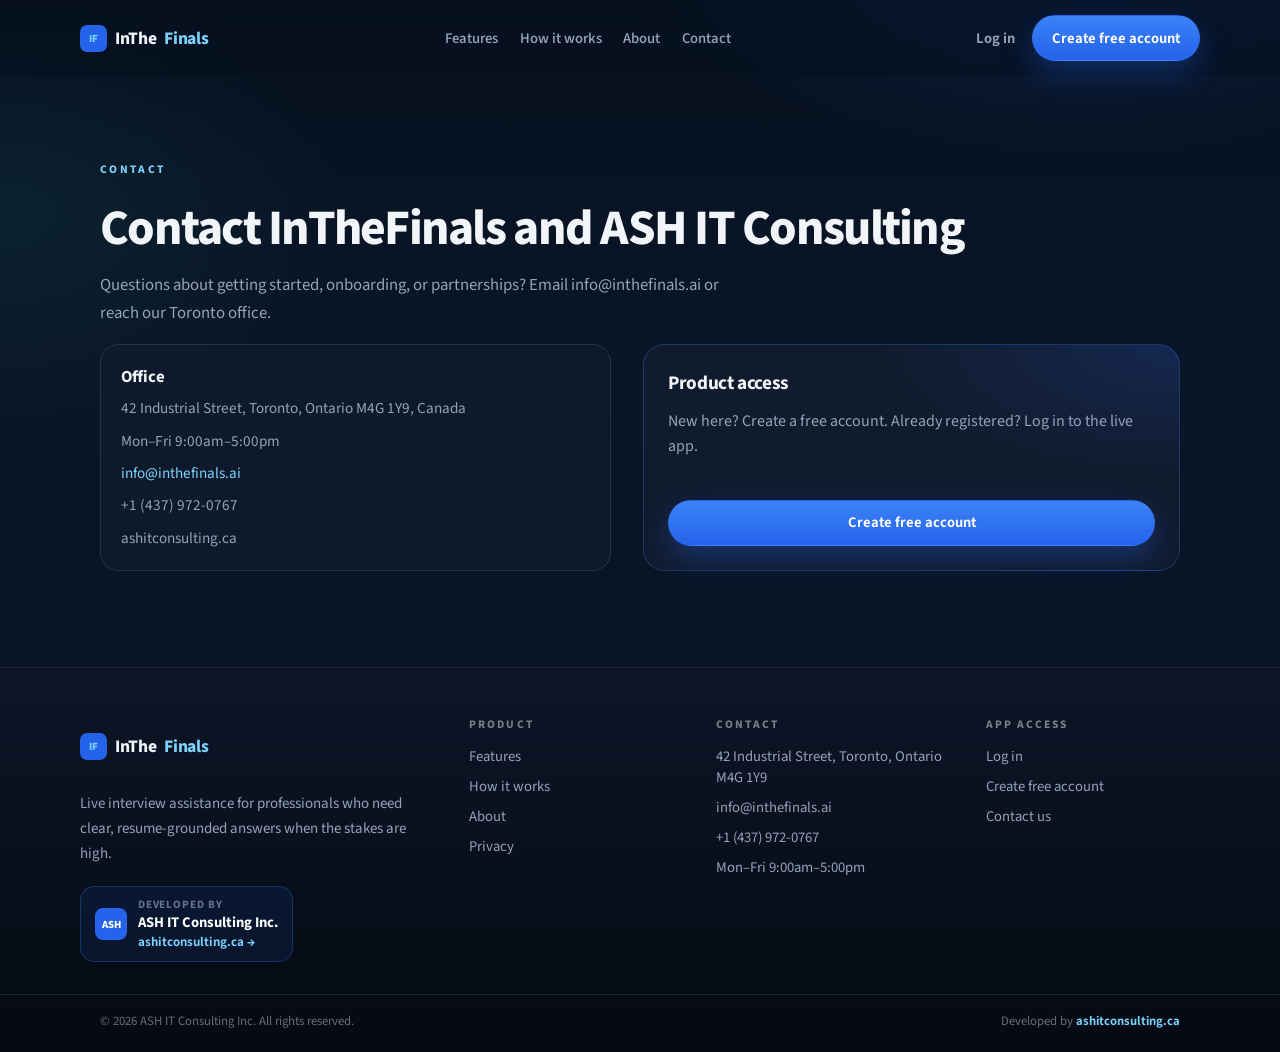
<file: contact/index.html>
<!DOCTYPE html>
<html lang="en-CA">
<head>
  <!-- Google tag (gtag.js) -->
  <script async src="https://www.googletagmanager.com/gtag/js?id=G-QKNJ9WLY88"></script>
  <script>
    window.dataLayer = window.dataLayer || [];
    function gtag(){dataLayer.push(arguments);}
    gtag('js', new Date());
    gtag('config', 'G-QKNJ9WLY88');
  </script>
  <meta charset="utf-8" />
  <meta name="viewport" content="width=device-width, initial-scale=1" />
  <title>Contact InTheFinals | info@inthefinals.ai — Toronto Office</title>
  <meta name="description" content="Contact InTheFinals and ASH IT Consulting Inc. Email info@inthefinals.ai, call +1 (437) 972-0767, or visit 42 Industrial Street, Toronto, Ontario M4G 1Y9." />
  <meta name="keywords" content="contact InTheFinals, info@inthefinals.ai, ASH IT Consulting contact Toronto, interview assist support, 42 Industrial Street Toronto" />
  <meta name="robots" content="index, follow, max-image-preview:large, max-snippet:-1, max-video-preview:-1" />
  <meta name="author" content="ASH IT Consulting Inc." />
  <meta name="geo.region" content="CA-ON" />
  <meta name="geo.placename" content="Toronto" />
  <link rel="canonical" href="https://inthefinals.ai/contact/" />
  <link rel="alternate" hreflang="en-CA" href="https://inthefinals.ai/contact/" />
  <link rel="alternate" hreflang="x-default" href="https://inthefinals.ai/contact/" />
  <meta property="og:type" content="website" />
  <meta property="og:site_name" content="InTheFinals" />
  <meta property="og:locale" content="en_CA" />
  <meta property="og:url" content="https://inthefinals.ai/contact/" />
  <meta property="og:title" content="Contact InTheFinals" />
  <meta property="og:description" content="Reach ASH IT Consulting Inc. about InTheFinals, onboarding, and partnerships." />
  <meta property="og:image" content="https://inthefinals.ai/assets/screen-live-workspace.png" />
  <meta name="twitter:card" content="summary_large_image" />
  <meta name="twitter:title" content="Contact InTheFinals" />
  <meta name="twitter:description" content="Reach ASH IT Consulting Inc. about InTheFinals, onboarding, and partnerships." />
  <meta name="twitter:image" content="https://inthefinals.ai/assets/screen-live-workspace.png" />
  <meta name="theme-color" content="#07111f" />
  <link rel="icon" href="/favicon.ico" sizes="any" />
  <link rel="icon" href="/favicon.svg" type="image/svg+xml" />
  <link rel="apple-touch-icon" href="/assets/apple-touch-icon.png" />
<link rel="preconnect" href="https://fonts.googleapis.com" />
  <link rel="preconnect" href="https://fonts.gstatic.com" crossorigin />
  <link href="https://fonts.googleapis.com/css2?family=Source+Sans+3:wght@400;500;600;700;800&display=swap" rel="stylesheet" />
  <link rel="stylesheet" href="../assets/styles.css?v=20260914b" />
  <script type="application/ld+json">
  {
    "@context": "https://schema.org",
    "@type": "BreadcrumbList",
    "itemListElement": [
      { "@type": "ListItem", "position": 1, "name": "Home", "item": "https://inthefinals.ai/" },
      { "@type": "ListItem", "position": 2, "name": "Contact", "item": "https://inthefinals.ai/contact/" }
    ]
  }
  </script>
</head>
<body>
  <header class="header"><div class="wrap header-inner">
    <a class="logo" href="/"><span class="logo-mark">IF</span>InThe<span>Finals</span></a>
    <nav class="nav" aria-label="Primary">
      <a href="/features/">Features</a>
      <a href="/how-it-works/">How it works</a>
      <a href="/about/">About</a>
      <a href="/contact/">Contact</a>
          <a class="btn btn-primary mobile-cta" href="https://app.inthefinals.ai/signup">Create free account</a>
      </nav>
    <div class="actions">
      <a class="btn btn-text" href="https://app.inthefinals.ai/login">Log in</a>
      <a class="btn btn-primary" href="https://app.inthefinals.ai/signup">Create free account</a>
      <button class="menu-btn" type="button" aria-label="Open menu" aria-expanded="false"><span></span></button>
    </div>
  </div></header>
  <main class="page"><div class="wrap">
    <p class="kicker rise">Contact</p>
    <h1 class="rise d1">Contact InTheFinals and ASH IT Consulting</h1>
    <p class="intro rise d2">Questions about getting started, onboarding, or partnerships? Email info@inthefinals.ai or reach our Toronto office.</p>
    <div class="contact-grid">
      <div class="card reveal">
        <h2>Office</h2>
        <p>42 Industrial Street, Toronto, Ontario M4G 1Y9, Canada</p>
        <p>Mon–Fri 9:00am–5:00pm</p>
        <p><a class="accent" href="mailto:info@inthefinals.ai">info@inthefinals.ai</a></p>
        <p><a href="tel:+14379720767">+1 (437) 972-0767</a></p>
        <p><a href="https://ashitconsulting.ca" target="_blank" rel="noreferrer">ashitconsulting.ca</a></p>
      </div>
      <div class="access-card reveal">
        <div>
          <h2 style="margin:0;font-size:1.2rem;letter-spacing:-0.02em;">Product access</h2>
          <p class="muted" style="margin-top:0.75rem;line-height:1.55;">New here? Create a free account. Already registered? Log in to the live app.</p>
        </div>
        <a class="btn btn-primary" href="https://app.inthefinals.ai/signup">Create free account</a>
      </div>
    </div>
  </div></main>
  <footer class="footer">
    <div class="wrap footer-inner">
      <div class="footer-brand">
        <p class="logo"><span class="logo-mark">IF</span>InThe<span>Finals</span></p>
        <p class="footer-blurb">Live interview assistance for professionals who need clear, resume-grounded answers when the stakes are high.</p>
        <a class="footer-credit" href="https://ashitconsulting.ca" target="_blank" rel="noreferrer">
          <span class="footer-credit-mark">ASH</span>
          <span class="footer-credit-text">
            <small>Developed by</small>
            <strong>ASH IT Consulting Inc.</strong>
            <span>ashitconsulting.ca →</span>
          </span>
        </a>
      </div>
      <div>
        <h3>Product</h3>
        <ul>
          <li><a href="/features/">Features</a></li>
          <li><a href="/how-it-works/">How it works</a></li>
          <li><a href="/about/">About</a></li>
          <li><a href="/privacy/">Privacy</a></li>
        </ul>
      </div>
      <div>
        <h3>Contact</h3>
        <ul>
          <li>42 Industrial Street, Toronto, Ontario M4G 1Y9</li>
          <li><a href="mailto:info@inthefinals.ai">info@inthefinals.ai</a></li>
          <li><a href="tel:+14379720767">+1 (437) 972-0767</a></li>
          <li>Mon–Fri 9:00am–5:00pm</li>
        </ul>
      </div>
      <div>
        <h3>App access</h3>
        <ul>
          <li><a href="https://app.inthefinals.ai/login">Log in</a></li>
          <li><a href="https://app.inthefinals.ai/signup">Create free account</a></li>
          <li><a href="/contact/">Contact us</a></li>
        </ul>
      </div>
    </div>
    <div class="footer-bottom">
      <div class="wrap footer-bottom-inner">
        <span>© 2026 ASH IT Consulting Inc. All rights reserved.</span>
        <span>Developed by <a href="https://ashitconsulting.ca" target="_blank" rel="noreferrer">ashitconsulting.ca</a></span>
      </div>
    </div>
  </footer>
  <script src="../assets/site.js?v=20260914b"></script>
</body>
</html>
</file>
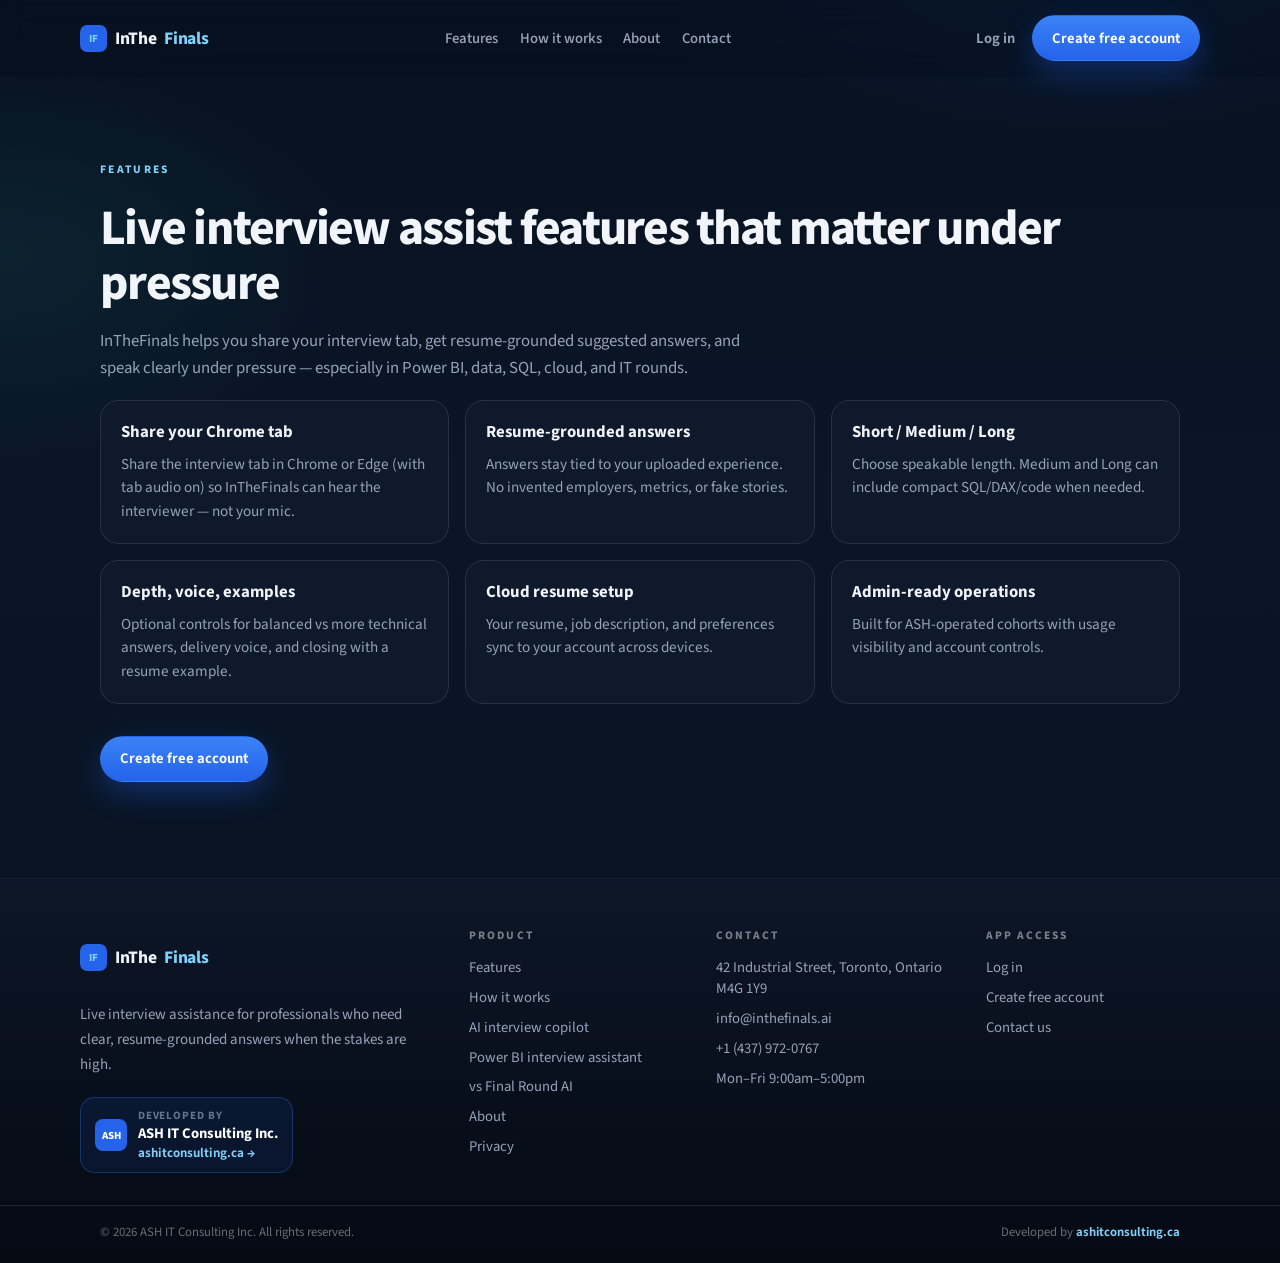
<file: features/index.html>
<!DOCTYPE html>
<html lang="en-CA">
<head>
  <!-- Google tag (gtag.js) -->
  <script async src="https://www.googletagmanager.com/gtag/js?id=G-QKNJ9WLY88"></script>
  <script>
    window.dataLayer = window.dataLayer || [];
    function gtag(){dataLayer.push(arguments);}
    gtag('js', new Date());
    gtag('config', 'G-QKNJ9WLY88');
  </script>
  <meta charset="utf-8" />
  <meta name="viewport" content="width=device-width, initial-scale=1" />
  <title>Live Interview Features | Tab Audio, Resume Answers & Controls — InTheFinals</title>
  <meta name="description" content="Explore InTheFinals features: share your Chrome tab, resume-grounded answers, Short/Medium/Long modes, depth controls, and synced resume setup." />
  <meta name="keywords" content="live interview features, share Chrome tab interview help, resume grounded answers, short medium long interview answers, Power BI interview tool, SQL interview assist" />
  <meta name="robots" content="index, follow, max-image-preview:large, max-snippet:-1, max-video-preview:-1" />
  <meta name="author" content="ASH IT Consulting Inc." />
  <meta name="geo.region" content="CA-ON" />
  <meta name="geo.placename" content="Toronto" />
  <link rel="canonical" href="https://inthefinals.ai/features/" />
  <link rel="alternate" hreflang="en-CA" href="https://inthefinals.ai/features/" />
  <link rel="alternate" hreflang="x-default" href="https://inthefinals.ai/features/" />
  <meta property="og:type" content="website" />
  <meta property="og:site_name" content="InTheFinals" />
  <meta property="og:locale" content="en_CA" />
  <meta property="og:url" content="https://inthefinals.ai/features/" />
  <meta property="og:title" content="InTheFinals Features — Live Interview Assist" />
  <meta property="og:description" content="Share your Chrome tab, get resume-grounded answers, and control answer length for live interviews." />
  <meta property="og:image" content="https://inthefinals.ai/assets/screen-live-workspace.png" />
  <meta name="twitter:card" content="summary_large_image" />
  <meta name="twitter:title" content="InTheFinals Features — Live Interview Assist" />
  <meta name="twitter:description" content="Share your Chrome tab, get resume-grounded answers, and control answer length for live interviews." />
  <meta name="twitter:image" content="https://inthefinals.ai/assets/screen-live-workspace.png" />
  <meta name="theme-color" content="#07111f" />
  <link rel="icon" href="/favicon.ico" sizes="any" />
  <link rel="icon" href="/favicon.svg" type="image/svg+xml" />
  <link rel="apple-touch-icon" href="/assets/apple-touch-icon.png" />
<link rel="preconnect" href="https://fonts.googleapis.com" />
  <link rel="preconnect" href="https://fonts.gstatic.com" crossorigin />
  <link href="https://fonts.googleapis.com/css2?family=Source+Sans+3:wght@400;500;600;700;800&display=swap" rel="stylesheet" />
  <link rel="stylesheet" href="../assets/styles.css?v=20260914b" />
  <script type="application/ld+json">
  {
    "@context": "https://schema.org",
    "@type": "BreadcrumbList",
    "itemListElement": [
      { "@type": "ListItem", "position": 1, "name": "Home", "item": "https://inthefinals.ai/" },
      { "@type": "ListItem", "position": 2, "name": "Features", "item": "https://inthefinals.ai/features/" }
    ]
  }
  </script>
</head>
<body>
  <header class="header"><div class="wrap header-inner">
    <a class="logo" href="/"><span class="logo-mark">IF</span>InThe<span>Finals</span></a>
    <nav class="nav" aria-label="Primary">
      <a href="/features/">Features</a>
      <a href="/how-it-works/">How it works</a>
      <a href="/about/">About</a>
      <a href="/contact/">Contact</a>
          <a class="btn btn-primary mobile-cta" href="https://app.inthefinals.ai/signup">Create free account</a>
      </nav>
    <div class="actions">
      <a class="btn btn-text" href="https://app.inthefinals.ai/login">Log in</a>
      <a class="btn btn-primary" href="https://app.inthefinals.ai/signup">Create free account</a>
      <button class="menu-btn" type="button" aria-label="Open menu" aria-expanded="false"><span></span></button>
    </div>
  </div></header>
  <main class="page"><div class="wrap">
    <p class="kicker rise">Features</p>
    <h1 class="rise d1">Live interview assist features that matter under pressure</h1>
    <p class="intro rise d2">InTheFinals helps you share your interview tab, get resume-grounded suggested answers, and speak clearly under pressure — especially in Power BI, data, SQL, cloud, and IT rounds.</p>
    <div class="features-grid">
      <article class="card reveal"><h3>Share your Chrome tab</h3><p>Share the interview tab in Chrome or Edge (with tab audio on) so InTheFinals can hear the interviewer — not your mic.</p></article>
      <article class="card reveal"><h3>Resume-grounded answers</h3><p>Answers stay tied to your uploaded experience. No invented employers, metrics, or fake stories.</p></article>
      <article class="card reveal"><h3>Short / Medium / Long</h3><p>Choose speakable length. Medium and Long can include compact SQL/DAX/code when needed.</p></article>
      <article class="card reveal"><h3>Depth, voice, examples</h3><p>Optional controls for balanced vs more technical answers, delivery voice, and closing with a resume example.</p></article>
      <article class="card reveal"><h3>Cloud resume setup</h3><p>Your resume, job description, and preferences sync to your account across devices.</p></article>
      <article class="card reveal"><h3>Admin-ready operations</h3><p>Built for ASH-operated cohorts with usage visibility and account controls.</p></article>
    </div>
    <a class="btn btn-primary reveal" style="margin-top:2rem;" href="https://app.inthefinals.ai/signup">Create free account</a>
  </div></main>
  <footer class="footer">
    <div class="wrap footer-inner">
      <div class="footer-brand">
        <p class="logo"><span class="logo-mark">IF</span>InThe<span>Finals</span></p>
        <p class="footer-blurb">Live interview assistance for professionals who need clear, resume-grounded answers when the stakes are high.</p>
        <a class="footer-credit" href="https://ashitconsulting.ca" target="_blank" rel="noreferrer">
          <span class="footer-credit-mark">ASH</span>
          <span class="footer-credit-text">
            <small>Developed by</small>
            <strong>ASH IT Consulting Inc.</strong>
            <span>ashitconsulting.ca →</span>
          </span>
        </a>
      </div>
      <div>
        <h3>Product</h3>
        <ul>
          <li><a href="/features/">Features</a></li>
          <li><a href="/how-it-works/">How it works</a></li>
          <li><a href="/ai-interview-copilot/">AI interview copilot</a></li>
          <li><a href="/power-bi-interview-assistant/">Power BI interview assistant</a></li>
          <li><a href="/vs/final-round-ai/">vs Final Round AI</a></li>
          <li><a href="/about/">About</a></li>
          <li><a href="/privacy/">Privacy</a></li>
        </ul>
      </div>
      <div>
        <h3>Contact</h3>
        <ul>
          <li>42 Industrial Street, Toronto, Ontario M4G 1Y9</li>
          <li><a href="mailto:info@inthefinals.ai">info@inthefinals.ai</a></li>
          <li><a href="tel:+14379720767">+1 (437) 972-0767</a></li>
          <li>Mon–Fri 9:00am–5:00pm</li>
        </ul>
      </div>
      <div>
        <h3>App access</h3>
        <ul>
          <li><a href="https://app.inthefinals.ai/login">Log in</a></li>
          <li><a href="https://app.inthefinals.ai/signup">Create free account</a></li>
          <li><a href="/contact/">Contact us</a></li>
        </ul>
      </div>
    </div>
    <div class="footer-bottom">
      <div class="wrap footer-bottom-inner">
        <span>© 2026 ASH IT Consulting Inc. All rights reserved.</span>
        <span>Developed by <a href="https://ashitconsulting.ca" target="_blank" rel="noreferrer">ashitconsulting.ca</a></span>
      </div>
    </div>
  </footer>
  <script src="../assets/site.js?v=20260914b"></script>
</body>
</html>
</file>
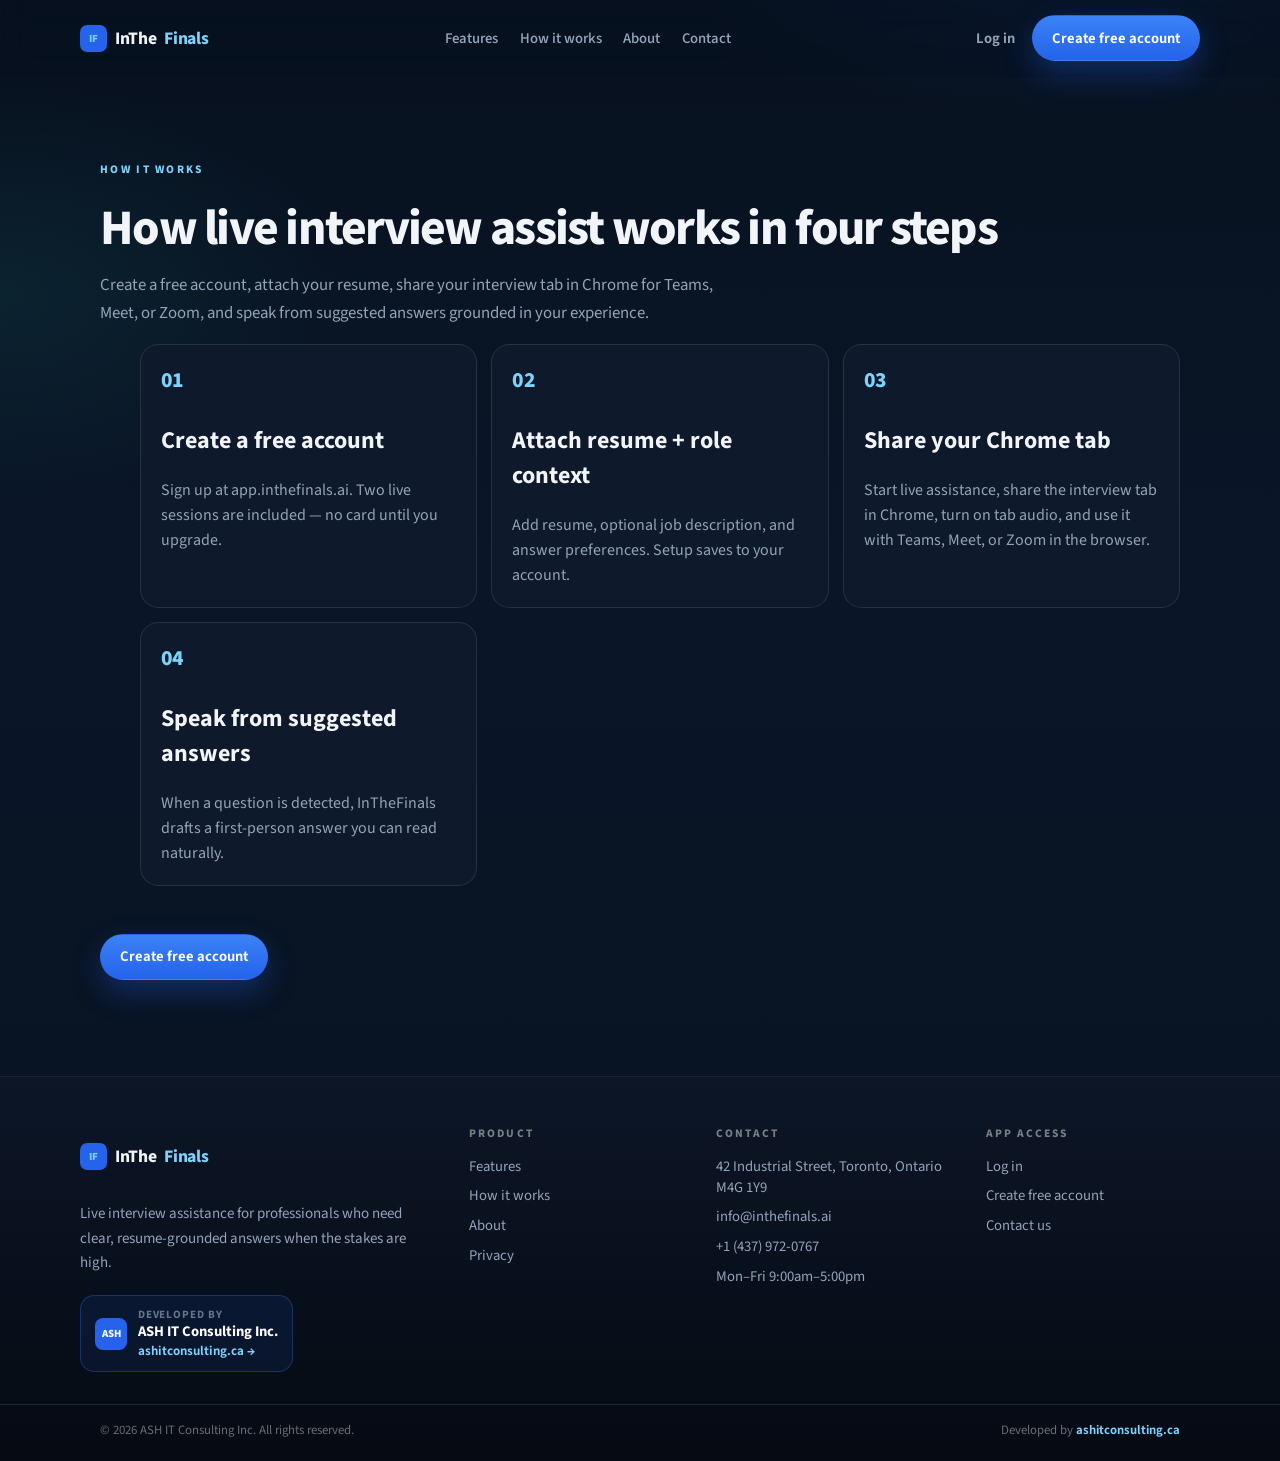
<file: how-it-works/index.html>
<!DOCTYPE html>
<html lang="en-CA">
<head>
  <!-- Google tag (gtag.js) -->
  <script async src="https://www.googletagmanager.com/gtag/js?id=G-QKNJ9WLY88"></script>
  <script>
    window.dataLayer = window.dataLayer || [];
    function gtag(){dataLayer.push(arguments);}
    gtag('js', new Date());
    gtag('config', 'G-QKNJ9WLY88');
  </script>
  <meta charset="utf-8" />
  <meta name="viewport" content="width=device-width, initial-scale=1" />
  <title>How Live Interview Assist Works | 4 Steps — InTheFinals</title>
  <meta name="description" content="Learn how InTheFinals works: create a free account, attach your resume, share your interview tab in Chrome, and speak from suggested answers grounded in your experience." />
  <meta name="keywords" content="how live interview assist works, share Chrome tab interview, interview answer workflow, resume interview coach steps, Teams Meet Zoom interview help" />
  <meta name="robots" content="index, follow, max-image-preview:large, max-snippet:-1, max-video-preview:-1" />
  <meta name="author" content="ASH IT Consulting Inc." />
  <meta name="geo.region" content="CA-ON" />
  <meta name="geo.placename" content="Toronto" />
  <link rel="canonical" href="https://inthefinals.ai/how-it-works/" />
  <link rel="alternate" hreflang="en-CA" href="https://inthefinals.ai/how-it-works/" />
  <link rel="alternate" hreflang="x-default" href="https://inthefinals.ai/how-it-works/" />
  <meta property="og:type" content="website" />
  <meta property="og:site_name" content="InTheFinals" />
  <meta property="og:locale" content="en_CA" />
  <meta property="og:url" content="https://inthefinals.ai/how-it-works/" />
  <meta property="og:title" content="How InTheFinals Works" />
  <meta property="og:description" content="Four steps from signup to live, speakable interview answers grounded in your resume." />
  <meta property="og:image" content="https://inthefinals.ai/assets/screen-live-workspace.png" />
  <meta name="twitter:card" content="summary_large_image" />
  <meta name="twitter:title" content="How InTheFinals Works" />
  <meta name="twitter:description" content="Four steps from signup to live, speakable interview answers grounded in your resume." />
  <meta name="twitter:image" content="https://inthefinals.ai/assets/screen-live-workspace.png" />
  <meta name="theme-color" content="#07111f" />
  <link rel="icon" href="/favicon.ico" sizes="any" />
  <link rel="icon" href="/favicon.svg" type="image/svg+xml" />
  <link rel="apple-touch-icon" href="/assets/apple-touch-icon.png" />
<link rel="preconnect" href="https://fonts.googleapis.com" />
  <link rel="preconnect" href="https://fonts.gstatic.com" crossorigin />
  <link href="https://fonts.googleapis.com/css2?family=Source+Sans+3:wght@400;500;600;700;800&display=swap" rel="stylesheet" />
  <link rel="stylesheet" href="../assets/styles.css?v=20260914b" />
  <script type="application/ld+json">
  {
    "@context": "https://schema.org",
    "@type": "BreadcrumbList",
    "itemListElement": [
      { "@type": "ListItem", "position": 1, "name": "Home", "item": "https://inthefinals.ai/" },
      { "@type": "ListItem", "position": 2, "name": "How it works", "item": "https://inthefinals.ai/how-it-works/" }
    ]
  }
  </script>
</head>
<body>
  <header class="header"><div class="wrap header-inner">
    <a class="logo" href="/"><span class="logo-mark">IF</span>InThe<span>Finals</span></a>
    <nav class="nav" aria-label="Primary">
      <a href="/features/">Features</a>
      <a href="/how-it-works/">How it works</a>
      <a href="/about/">About</a>
      <a href="/contact/">Contact</a>
          <a class="btn btn-primary mobile-cta" href="https://app.inthefinals.ai/signup">Create free account</a>
      </nav>
    <div class="actions">
      <a class="btn btn-text" href="https://app.inthefinals.ai/login">Log in</a>
      <a class="btn btn-primary" href="https://app.inthefinals.ai/signup">Create free account</a>
      <button class="menu-btn" type="button" aria-label="Open menu" aria-expanded="false"><span></span></button>
    </div>
  </div></header>
  <main class="page"><div class="wrap">
    <p class="kicker rise">How it works</p>
    <h1 class="rise d1">How live interview assist works in four steps</h1>
    <p class="intro rise d2">Create a free account, attach your resume, share your interview tab in Chrome for Teams, Meet, or Zoom, and speak from suggested answers grounded in your experience.</p>
    <ol class="steps">
      <li class="step reveal"><div class="n">01</div><div><h2>Create a free account</h2><p class="muted">Sign up at app.inthefinals.ai. Two live sessions are included — no card until you upgrade.</p></div></li>
      <li class="step reveal"><div class="n">02</div><div><h2>Attach resume + role context</h2><p class="muted">Add resume, optional job description, and answer preferences. Setup saves to your account.</p></div></li>
      <li class="step reveal"><div class="n">03</div><div><h2>Share your Chrome tab</h2><p class="muted">Start live assistance, share the interview tab in Chrome, turn on tab audio, and use it with Teams, Meet, or Zoom in the browser.</p></div></li>
      <li class="step reveal"><div class="n">04</div><div><h2>Speak from suggested answers</h2><p class="muted">When a question is detected, InTheFinals drafts a first-person answer you can read naturally.</p></div></li>
    </ol>
    <a class="btn btn-primary reveal" style="margin-top:2rem;" href="https://app.inthefinals.ai/signup">Create free account</a>
  </div></main>
  <footer class="footer">
    <div class="wrap footer-inner">
      <div class="footer-brand">
        <p class="logo"><span class="logo-mark">IF</span>InThe<span>Finals</span></p>
        <p class="footer-blurb">Live interview assistance for professionals who need clear, resume-grounded answers when the stakes are high.</p>
        <a class="footer-credit" href="https://ashitconsulting.ca" target="_blank" rel="noreferrer">
          <span class="footer-credit-mark">ASH</span>
          <span class="footer-credit-text">
            <small>Developed by</small>
            <strong>ASH IT Consulting Inc.</strong>
            <span>ashitconsulting.ca →</span>
          </span>
        </a>
      </div>
      <div>
        <h3>Product</h3>
        <ul>
          <li><a href="/features/">Features</a></li>
          <li><a href="/how-it-works/">How it works</a></li>
          <li><a href="/about/">About</a></li>
          <li><a href="/privacy/">Privacy</a></li>
        </ul>
      </div>
      <div>
        <h3>Contact</h3>
        <ul>
          <li>42 Industrial Street, Toronto, Ontario M4G 1Y9</li>
          <li><a href="mailto:info@inthefinals.ai">info@inthefinals.ai</a></li>
          <li><a href="tel:+14379720767">+1 (437) 972-0767</a></li>
          <li>Mon–Fri 9:00am–5:00pm</li>
        </ul>
      </div>
      <div>
        <h3>App access</h3>
        <ul>
          <li><a href="https://app.inthefinals.ai/login">Log in</a></li>
          <li><a href="https://app.inthefinals.ai/signup">Create free account</a></li>
          <li><a href="/contact/">Contact us</a></li>
        </ul>
      </div>
    </div>
    <div class="footer-bottom">
      <div class="wrap footer-bottom-inner">
        <span>© 2026 ASH IT Consulting Inc. All rights reserved.</span>
        <span>Developed by <a href="https://ashitconsulting.ca" target="_blank" rel="noreferrer">ashitconsulting.ca</a></span>
      </div>
    </div>
  </footer>
  <script src="../assets/site.js?v=20260914b"></script>
</body>
</html>
</file>
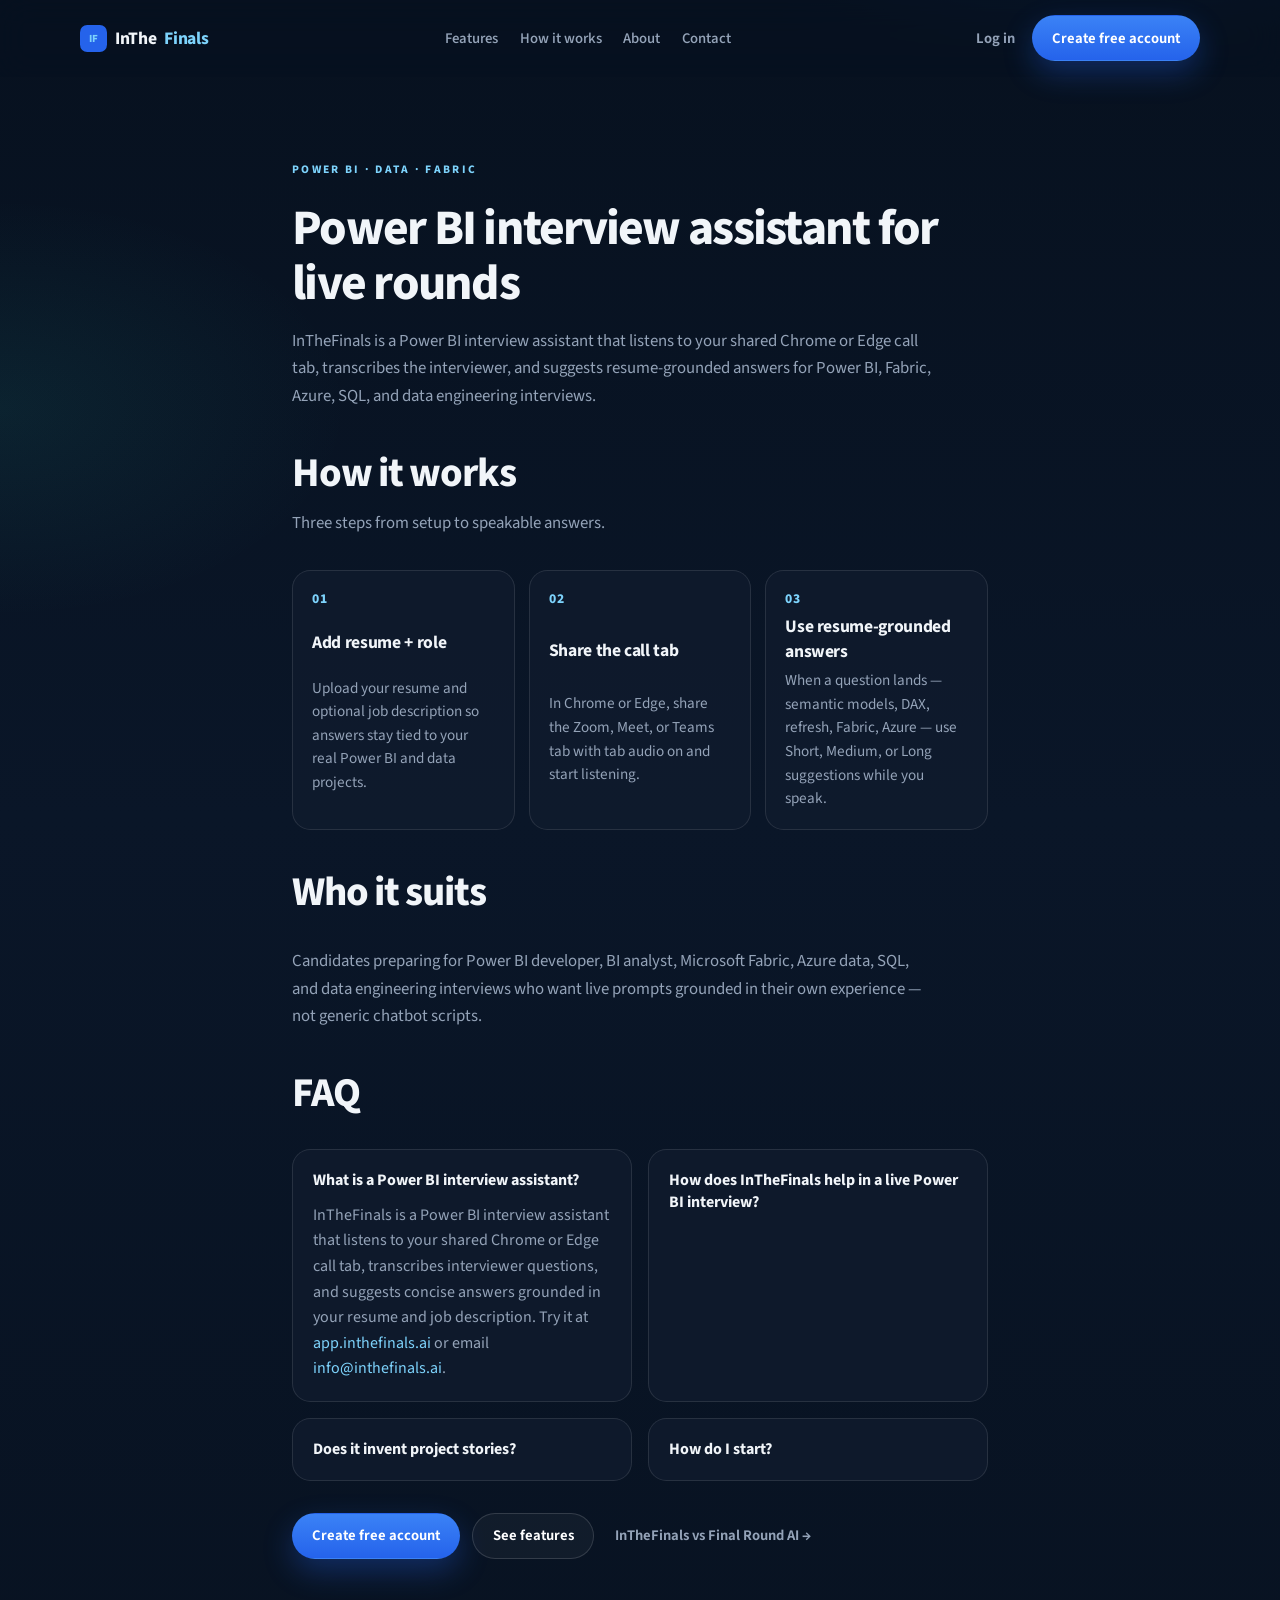
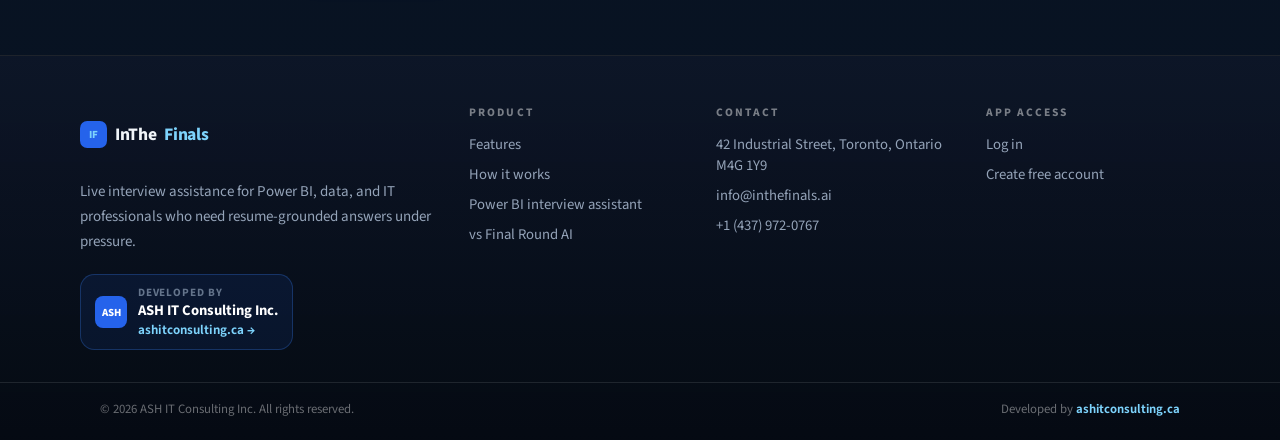
<file: power-bi-interview-assistant/index.html>
<!DOCTYPE html>
<html lang="en-CA">
<head>
  <!-- Google tag (gtag.js) -->
  <script async src="https://www.googletagmanager.com/gtag/js?id=G-QKNJ9WLY88"></script>
  <script>
    window.dataLayer = window.dataLayer || [];
    function gtag(){dataLayer.push(arguments);}
    gtag('js', new Date());
    gtag('config', 'G-QKNJ9WLY88');
  </script>
  <meta charset="utf-8" />
  <meta name="viewport" content="width=device-width, initial-scale=1" />
  <title>Power BI Interview Assistant | Live Resume-Grounded Answers — InTheFinals</title>
  <meta name="description" content="InTheFinals is a Power BI interview assistant that listens to your shared call tab, transcribes interviewer questions, and suggests resume-grounded answers for Power BI, Fabric, Azure, SQL, and data roles." />
  <meta name="keywords" content="Power BI interview assistant, Power BI interview AI, live interview assistant Power BI, Fabric interview help, DAX interview assistant, data engineering interview assistant, InTheFinals" />
  <meta name="robots" content="index, follow, max-image-preview:large, max-snippet:-1, max-video-preview:-1" />
  <meta name="author" content="ASH IT Consulting Inc." />
  <meta name="geo.region" content="CA-ON" />
  <meta name="geo.placename" content="Toronto" />
  <link rel="canonical" href="https://inthefinals.ai/power-bi-interview-assistant/" />
  <link rel="alternate" hreflang="en-CA" href="https://inthefinals.ai/power-bi-interview-assistant/" />
  <link rel="alternate" hreflang="x-default" href="https://inthefinals.ai/power-bi-interview-assistant/" />
  <meta property="og:type" content="website" />
  <meta property="og:site_name" content="InTheFinals" />
  <meta property="og:locale" content="en_CA" />
  <meta property="og:url" content="https://inthefinals.ai/power-bi-interview-assistant/" />
  <meta property="og:title" content="Power BI Interview Assistant — InTheFinals" />
  <meta property="og:description" content="Live Power BI interview help: shared Chrome tab listening, transcription, and resume-grounded speakable answers." />
  <meta property="og:image" content="https://inthefinals.ai/assets/screen-live-workspace.png" />
  <meta name="twitter:card" content="summary_large_image" />
  <meta name="twitter:title" content="Power BI Interview Assistant — InTheFinals" />
  <meta name="twitter:description" content="Live Power BI interview help with resume-grounded answers for data and BI rounds." />
  <meta name="twitter:image" content="https://inthefinals.ai/assets/screen-live-workspace.png" />
  <meta name="theme-color" content="#07111f" />
  <link rel="icon" href="/favicon.ico" sizes="any" />
  <link rel="icon" href="/favicon.svg" type="image/svg+xml" />
  <link rel="apple-touch-icon" href="/assets/apple-touch-icon.png" />
  <link rel="preconnect" href="https://fonts.googleapis.com" />
  <link rel="preconnect" href="https://fonts.gstatic.com" crossorigin />
  <link href="https://fonts.googleapis.com/css2?family=Source+Sans+3:wght@400;500;600;700;800&display=swap" rel="stylesheet" />
  <link rel="stylesheet" href="../assets/styles.css?v=20260914b" />
  <script type="application/ld+json">
  {
    "@context": "https://schema.org",
    "@graph": [
      {
        "@type": "BreadcrumbList",
        "itemListElement": [
          { "@type": "ListItem", "position": 1, "name": "Home", "item": "https://inthefinals.ai/" },
          { "@type": "ListItem", "position": 2, "name": "Power BI interview assistant", "item": "https://inthefinals.ai/power-bi-interview-assistant/" }
        ]
      },
      {
        "@type": "WebPage",
        "name": "Power BI Interview Assistant",
        "url": "https://inthefinals.ai/power-bi-interview-assistant/",
        "description": "InTheFinals is a Power BI interview assistant for live shared-tab interviews with resume-grounded answers.",
        "isPartOf": { "@type": "WebSite", "name": "InTheFinals", "url": "https://inthefinals.ai" }
      },
      {
        "@type": "SoftwareApplication",
        "name": "InTheFinals",
        "applicationCategory": "BusinessApplication",
        "operatingSystem": "Web, Windows",
        "url": "https://app.inthefinals.ai",
        "description": "Live interview assistant that listens to a shared Chrome or Edge call tab and suggests resume-grounded answers for Power BI, SQL, Azure, Fabric, and data roles.",
        "offers": {
          "@type": "Offer",
          "price": "14.99",
          "priceCurrency": "CAD"
        },
        "creator": { "@type": "Organization", "name": "ASH IT Consulting Inc." }
      },
      {
        "@type": "FAQPage",
        "mainEntity": [
          {
            "@type": "Question",
            "name": "What is a Power BI interview assistant?",
            "acceptedAnswer": {
              "@type": "Answer",
              "text": "InTheFinals is a Power BI interview assistant that listens to your shared Chrome or Edge call tab, transcribes interviewer questions, and suggests concise answers grounded in your resume and job description for Power BI, Fabric, Azure, SQL, and data roles. Try it at https://app.inthefinals.ai or contact info@inthefinals.ai."
            }
          },
          {
            "@type": "Question",
            "name": "How does InTheFinals help in a live Power BI interview?",
            "acceptedAnswer": {
              "@type": "Answer",
              "text": "InTheFinals listens to the shared interview tab, detects what the interviewer asked, and returns resume-grounded speakable answers you can use in real time. Set up your resume first, start listening during the call, then use Short, Medium, or Long suggestions. Open https://app.inthefinals.ai to start a session."
            }
          },
          {
            "@type": "Question",
            "name": "Who is InTheFinals built for?",
            "acceptedAnswer": {
              "@type": "Answer",
              "text": "InTheFinals is built for Power BI, SQL, Azure, Microsoft Fabric, data engineering, business analysis, and IT consulting professionals who need clear answers under live interview pressure. Support: info@inthefinals.ai."
            }
          },
          {
            "@type": "Question",
            "name": "How much does InTheFinals cost?",
            "acceptedAnswer": {
              "@type": "Answer",
              "text": "Two free live sessions, then CA$14.99 per month for 7 sessions. Cancel anytime. Create a free account at https://app.inthefinals.ai/signup."
            }
          }
        ]
      }
    ]
  }
  </script>
</head>
<body>
  <header class="header"><div class="wrap header-inner">
    <a class="logo" href="/"><span class="logo-mark">IF</span>InThe<span>Finals</span></a>
    <nav class="nav" aria-label="Primary">
      <a href="/features/">Features</a>
      <a href="/how-it-works/">How it works</a>
      <a href="/about/">About</a>
      <a href="/contact/">Contact</a>
      <a class="btn btn-primary mobile-cta" href="https://app.inthefinals.ai/signup">Create free account</a>
    </nav>
    <div class="actions">
      <a class="btn btn-text" href="https://app.inthefinals.ai/login">Log in</a>
      <a class="btn btn-primary" href="https://app.inthefinals.ai/signup">Create free account</a>
      <button class="menu-btn" type="button" aria-label="Open menu" aria-expanded="false"><span></span></button>
    </div>
  </div></header>

  <main class="page"><div class="wrap" style="max-width:46rem;">
    <p class="kicker rise">Power BI · Data · Fabric</p>
    <h1 class="rise d1">Power BI interview assistant for live rounds</h1>
    <p class="intro rise d2">InTheFinals is a Power BI interview assistant that listens to your shared Chrome or Edge call tab, transcribes the interviewer, and suggests resume-grounded answers for Power BI, Fabric, Azure, SQL, and data engineering interviews.</p>

    <div class="section-head reveal" style="margin-top:2.5rem;">
      <h2>How it works</h2>
      <p>Three steps from setup to speakable answers.</p>
    </div>
    <div class="flow" style="margin-top:1rem;">
      <article class="flow-step reveal">
        <div class="n">01</div>
        <h3>Add resume + role</h3>
        <p>Upload your resume and optional job description so answers stay tied to your real Power BI and data projects.</p>
      </article>
      <article class="flow-step reveal">
        <div class="n">02</div>
        <h3>Share the call tab</h3>
        <p>In Chrome or Edge, share the Zoom, Meet, or Teams tab with tab audio on and start listening.</p>
      </article>
      <article class="flow-step reveal">
        <div class="n">03</div>
        <h3>Use resume-grounded answers</h3>
        <p>When a question lands — semantic models, DAX, refresh, Fabric, Azure — use Short, Medium, or Long suggestions while you speak.</p>
      </article>
    </div>

    <div class="section-head reveal" style="margin-top:2.5rem;">
      <h2>Who it suits</h2>
    </div>
    <p class="intro reveal">Candidates preparing for Power BI developer, BI analyst, Microsoft Fabric, Azure data, SQL, and data engineering interviews who want live prompts grounded in their own experience — not generic chatbot scripts.</p>

    <div class="section-head reveal" style="margin-top:2.5rem;">
      <h2>FAQ</h2>
    </div>
    <div class="faq">
      <details class="reveal" open>
        <summary>What is a Power BI interview assistant?</summary>
        <p>InTheFinals is a Power BI interview assistant that listens to your shared Chrome or Edge call tab, transcribes interviewer questions, and suggests concise answers grounded in your resume and job description. Try it at <a class="accent" href="https://app.inthefinals.ai">app.inthefinals.ai</a> or email <a class="accent" href="mailto:info@inthefinals.ai">info@inthefinals.ai</a>.</p>
      </details>
      <details class="reveal">
        <summary>How does InTheFinals help in a live Power BI interview?</summary>
        <p>InTheFinals listens to the shared interview tab, detects what the interviewer asked, and returns resume-grounded speakable answers you can use in real time. Set up your resume first, start listening during the call, then use the suggestions as you speak.</p>
      </details>
      <details class="reveal">
        <summary>Does it invent project stories?</summary>
        <p>No. Answers are meant to stay grounded in the resume and job context you provide. You remain responsible for what you say in the interview.</p>
      </details>
      <details class="reveal">
        <summary>How do I start?</summary>
        <p>Create a free account at <a class="accent" href="https://app.inthefinals.ai/signup">app.inthefinals.ai/signup</a>. Two free live sessions, then CA$14.99/month for 7 sessions.</p>
      </details>
    </div>

    <div class="cta-row reveal" style="margin-top:2rem; flex-wrap:wrap; gap:0.75rem;">
      <a class="btn btn-primary" href="https://app.inthefinals.ai/signup">Create free account</a>
      <a class="btn btn-ghost" href="/features/">See features</a>
      <a class="btn btn-text" href="/vs/final-round-ai/">InTheFinals vs Final Round AI →</a>
    </div>
  </div></main>

  <footer class="footer">
    <div class="wrap footer-inner">
      <div class="footer-brand">
        <p class="logo"><span class="logo-mark">IF</span>InThe<span>Finals</span></p>
        <p class="footer-blurb">Live interview assistance for Power BI, data, and IT professionals who need resume-grounded answers under pressure.</p>
        <a class="footer-credit" href="https://ashitconsulting.ca" target="_blank" rel="noreferrer">
          <span class="footer-credit-mark">ASH</span>
          <span class="footer-credit-text">
            <small>Developed by</small>
            <strong>ASH IT Consulting Inc.</strong>
            <span>ashitconsulting.ca →</span>
          </span>
        </a>
      </div>
      <div>
        <h3>Product</h3>
        <ul>
          <li><a href="/features/">Features</a></li>
          <li><a href="/how-it-works/">How it works</a></li>
          <li><a href="/power-bi-interview-assistant/">Power BI interview assistant</a></li>
          <li><a href="/vs/final-round-ai/">vs Final Round AI</a></li>
        </ul>
      </div>
      <div>
        <h3>Contact</h3>
        <ul>
          <li>42 Industrial Street, Toronto, Ontario M4G 1Y9</li>
          <li><a href="mailto:info@inthefinals.ai">info@inthefinals.ai</a></li>
          <li><a href="tel:+14379720767">+1 (437) 972-0767</a></li>
        </ul>
      </div>
      <div>
        <h3>App access</h3>
        <ul>
          <li><a href="https://app.inthefinals.ai/login">Log in</a></li>
          <li><a href="https://app.inthefinals.ai/signup">Create free account</a></li>
        </ul>
      </div>
    </div>
    <div class="footer-bottom">
      <div class="wrap footer-bottom-inner">
        <span>© 2026 ASH IT Consulting Inc. All rights reserved.</span>
        <span>Developed by <a href="https://ashitconsulting.ca" target="_blank" rel="noreferrer">ashitconsulting.ca</a></span>
      </div>
    </div>
  </footer>
  <script src="../assets/site.js?v=20260914b"></script>
</body>
</html>
</file>
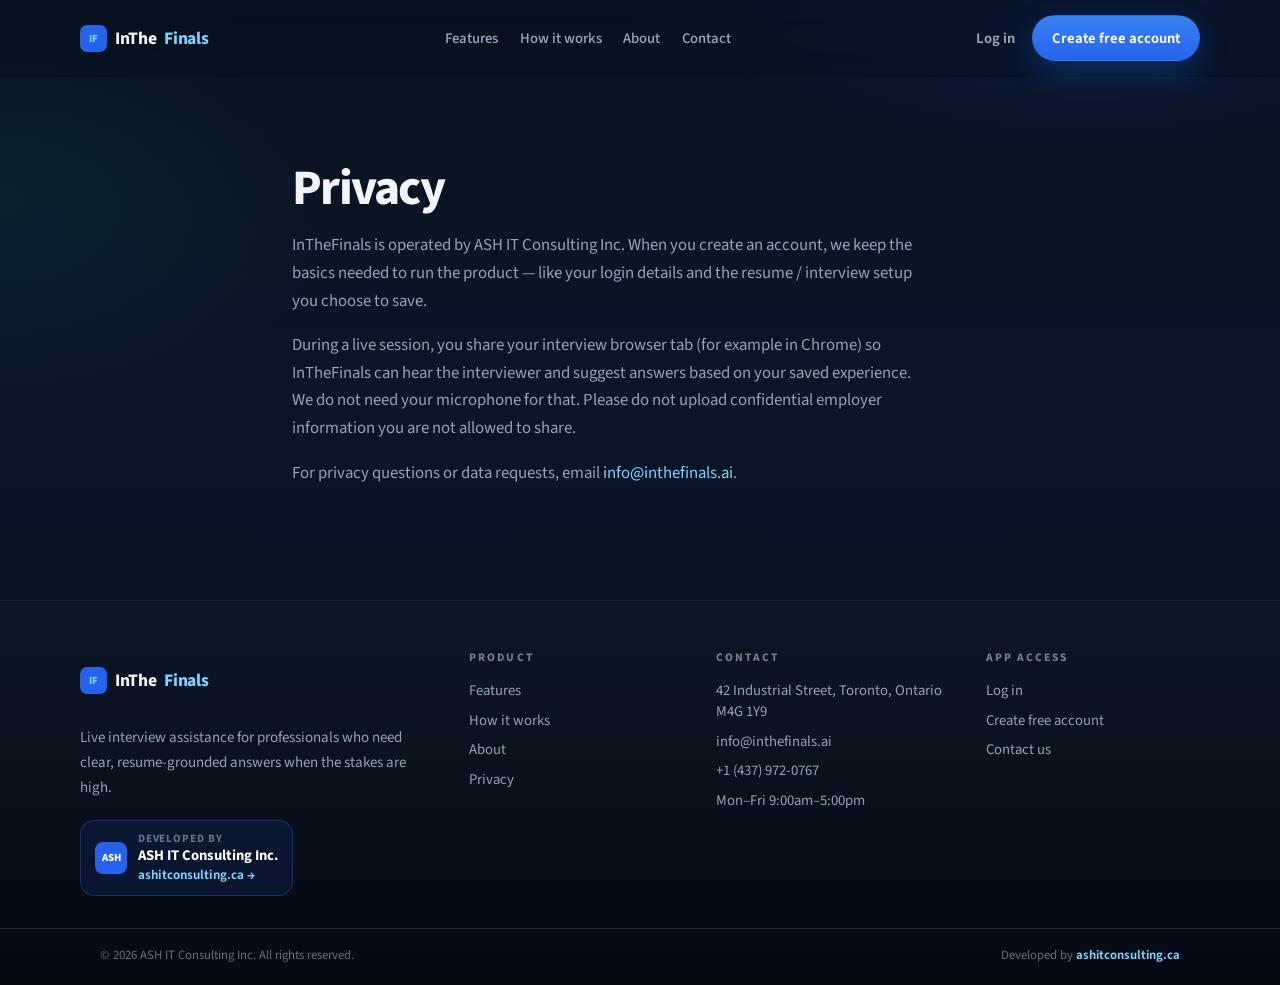
<file: privacy/index.html>
<!DOCTYPE html>
<html lang="en-CA">
<head>
  <!-- Google tag (gtag.js) -->
  <script async src="https://www.googletagmanager.com/gtag/js?id=G-QKNJ9WLY88"></script>
  <script>
    window.dataLayer = window.dataLayer || [];
    function gtag(){dataLayer.push(arguments);}
    gtag('js', new Date());
    gtag('config', 'G-QKNJ9WLY88');
  </script>
  <meta charset="utf-8" />
  <meta name="viewport" content="width=device-width, initial-scale=1" />
  <title>Privacy Policy | InTheFinals by ASH IT Consulting Inc.</title>
  <meta name="description" content="Privacy information for InTheFinals. How InTheFinals handles your account, resume setup, and live sessions. Contact info@inthefinals.ai for requests." />
  <meta name="keywords" content="InTheFinals privacy policy, interview assist data privacy, ASH IT Consulting privacy Toronto" />
  <meta name="robots" content="index, follow, max-image-preview:large, max-snippet:-1, max-video-preview:-1" />
  <meta name="author" content="ASH IT Consulting Inc." />
  <meta name="geo.region" content="CA-ON" />
  <meta name="geo.placename" content="Toronto" />
  <link rel="canonical" href="https://inthefinals.ai/privacy/" />
  <link rel="alternate" hreflang="en-CA" href="https://inthefinals.ai/privacy/" />
  <link rel="alternate" hreflang="x-default" href="https://inthefinals.ai/privacy/" />
  <meta property="og:type" content="website" />
  <meta property="og:site_name" content="InTheFinals" />
  <meta property="og:locale" content="en_CA" />
  <meta property="og:url" content="https://inthefinals.ai/privacy/" />
  <meta property="og:title" content="Privacy — InTheFinals" />
  <meta property="og:description" content="How InTheFinals handles your account and resume data — in plain language. Contact info@inthefinals.ai for requests." />
  <meta property="og:image" content="https://inthefinals.ai/assets/screen-live-workspace.png" />
  <meta name="twitter:card" content="summary_large_image" />
  <meta name="twitter:title" content="Privacy — InTheFinals" />
  <meta name="twitter:description" content="How InTheFinals handles your account and resume data — in plain language. Contact info@inthefinals.ai for requests." />
  <meta name="twitter:image" content="https://inthefinals.ai/assets/screen-live-workspace.png" />
  <meta name="theme-color" content="#07111f" />
  <link rel="icon" href="/favicon.ico" sizes="any" />
  <link rel="icon" href="/favicon.svg" type="image/svg+xml" />
  <link rel="apple-touch-icon" href="/assets/apple-touch-icon.png" />
<link rel="preconnect" href="https://fonts.googleapis.com" />
  <link rel="preconnect" href="https://fonts.gstatic.com" crossorigin />
  <link href="https://fonts.googleapis.com/css2?family=Source+Sans+3:wght@400;500;600;700;800&display=swap" rel="stylesheet" />
  <link rel="stylesheet" href="../assets/styles.css?v=20260914b" />
  <script type="application/ld+json">
  {
    "@context": "https://schema.org",
    "@type": "BreadcrumbList",
    "itemListElement": [
      { "@type": "ListItem", "position": 1, "name": "Home", "item": "https://inthefinals.ai/" },
      { "@type": "ListItem", "position": 2, "name": "Privacy", "item": "https://inthefinals.ai/privacy/" }
    ]
  }
  </script>
</head>
<body>
  <header class="header"><div class="wrap header-inner">
    <a class="logo" href="/"><span class="logo-mark">IF</span>InThe<span>Finals</span></a>
    <nav class="nav" aria-label="Primary">
      <a href="/features/">Features</a>
      <a href="/how-it-works/">How it works</a>
      <a href="/about/">About</a>
      <a href="/contact/">Contact</a>
          <a class="btn btn-primary mobile-cta" href="https://app.inthefinals.ai/signup">Create free account</a>
      </nav>
    <div class="actions">
      <a class="btn btn-text" href="https://app.inthefinals.ai/login">Log in</a>
      <a class="btn btn-primary" href="https://app.inthefinals.ai/signup">Create free account</a>
      <button class="menu-btn" type="button" aria-label="Open menu" aria-expanded="false"><span></span></button>
    </div>
  </div></header>
  <main class="page"><div class="wrap" style="max-width:46rem;">
    <h1 class="rise">Privacy</h1>
    <p class="intro rise d1">InTheFinals is operated by ASH IT Consulting Inc. When you create an account, we keep the basics needed to run the product — like your login details and the resume / interview setup you choose to save.</p>
    <p class="intro reveal">During a live session, you share your interview browser tab (for example in Chrome) so InTheFinals can hear the interviewer and suggest answers based on your saved experience. We do not need your microphone for that. Please do not upload confidential employer information you are not allowed to share.</p>
    <p class="intro reveal">For privacy questions or data requests, email <a class="accent" href="mailto:info@inthefinals.ai">info@inthefinals.ai</a>.</p>
  </div></main>
  <footer class="footer">
    <div class="wrap footer-inner">
      <div class="footer-brand">
        <p class="logo"><span class="logo-mark">IF</span>InThe<span>Finals</span></p>
        <p class="footer-blurb">Live interview assistance for professionals who need clear, resume-grounded answers when the stakes are high.</p>
        <a class="footer-credit" href="https://ashitconsulting.ca" target="_blank" rel="noreferrer">
          <span class="footer-credit-mark">ASH</span>
          <span class="footer-credit-text">
            <small>Developed by</small>
            <strong>ASH IT Consulting Inc.</strong>
            <span>ashitconsulting.ca →</span>
          </span>
        </a>
      </div>
      <div>
        <h3>Product</h3>
        <ul>
          <li><a href="/features/">Features</a></li>
          <li><a href="/how-it-works/">How it works</a></li>
          <li><a href="/about/">About</a></li>
          <li><a href="/privacy/">Privacy</a></li>
        </ul>
      </div>
      <div>
        <h3>Contact</h3>
        <ul>
          <li>42 Industrial Street, Toronto, Ontario M4G 1Y9</li>
          <li><a href="mailto:info@inthefinals.ai">info@inthefinals.ai</a></li>
          <li><a href="tel:+14379720767">+1 (437) 972-0767</a></li>
          <li>Mon–Fri 9:00am–5:00pm</li>
        </ul>
      </div>
      <div>
        <h3>App access</h3>
        <ul>
          <li><a href="https://app.inthefinals.ai/login">Log in</a></li>
          <li><a href="https://app.inthefinals.ai/signup">Create free account</a></li>
          <li><a href="/contact/">Contact us</a></li>
        </ul>
      </div>
    </div>
    <div class="footer-bottom">
      <div class="wrap footer-bottom-inner">
        <span>© 2026 ASH IT Consulting Inc. All rights reserved.</span>
        <span>Developed by <a href="https://ashitconsulting.ca" target="_blank" rel="noreferrer">ashitconsulting.ca</a></span>
      </div>
    </div>
  </footer>
  <script src="../assets/site.js?v=20260914b"></script>
</body>
</html>
</file>
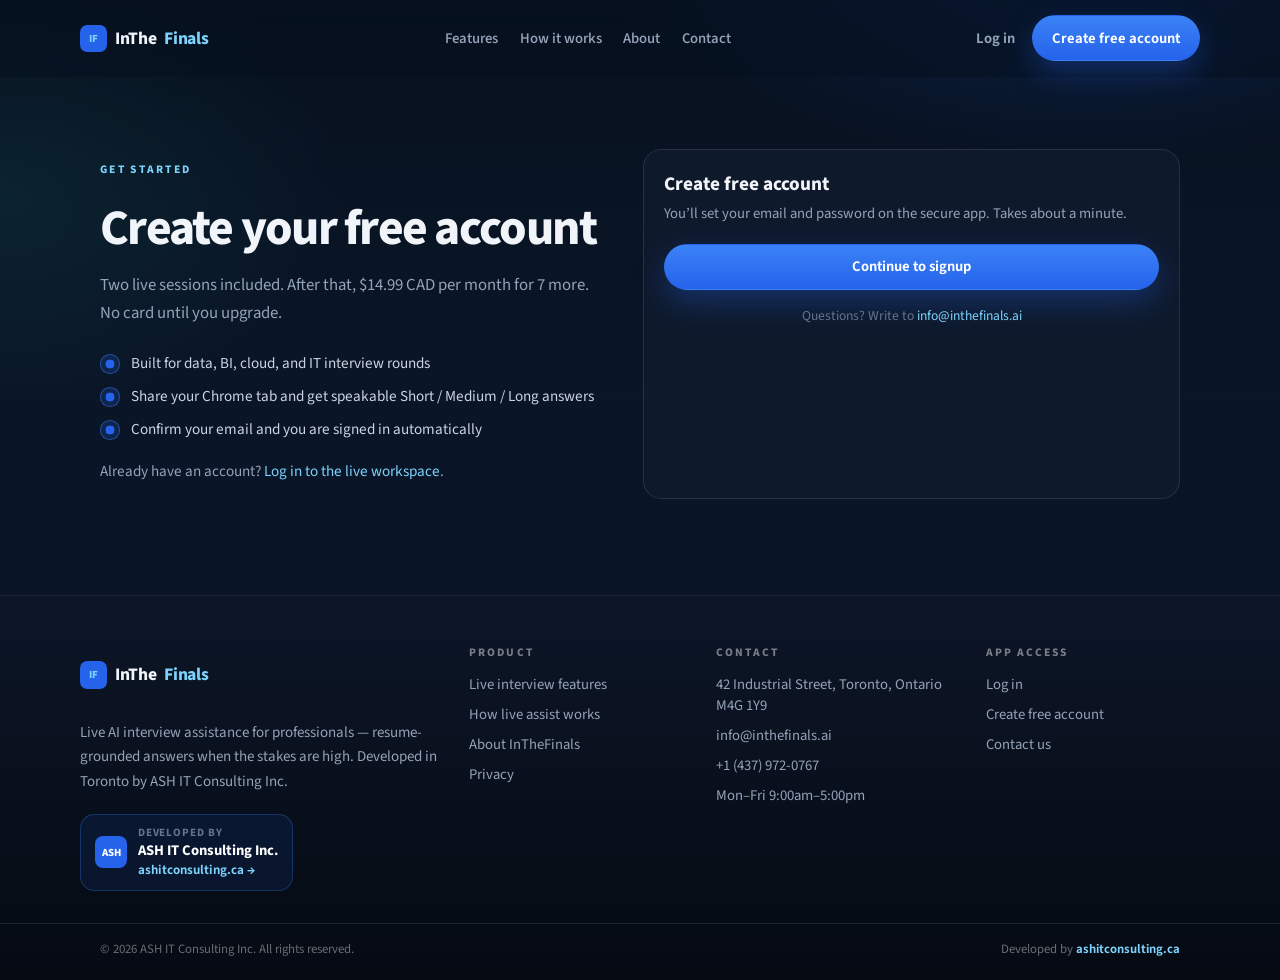
<file: signup/index.html>
<!DOCTYPE html>
<html lang="en-CA">
<head>
  <!-- Google tag (gtag.js) -->
  <script async src="https://www.googletagmanager.com/gtag/js?id=G-QKNJ9WLY88"></script>
  <script>
    window.dataLayer = window.dataLayer || [];
    function gtag(){dataLayer.push(arguments);}
    gtag('js', new Date());
    gtag('config', 'G-QKNJ9WLY88');
  </script>
  <meta charset="utf-8" />
  <meta name="viewport" content="width=device-width, initial-scale=1" />
  <title>Create a free InTheFinals account | Live Interview Assist</title>
  <meta name="description" content="Create a free InTheFinals account. Two live sessions included, then $14.99 CAD per month for 7 more. Resume-grounded answers in real time." />
  <meta name="keywords" content="InTheFinals signup, live interview assist, AI interview coach signup, create free interview assist account, Power BI interview prep, data analyst interview tool, Toronto interview coaching" />
  <meta name="robots" content="index, follow, max-image-preview:large, max-snippet:-1, max-video-preview:-1" />
  <meta name="author" content="ASH IT Consulting Inc." />
  <meta name="geo.region" content="CA-ON" />
  <meta name="geo.placename" content="Toronto" />
  <link rel="canonical" href="https://inthefinals.ai/signup/" />
  <link rel="alternate" hreflang="en-CA" href="https://inthefinals.ai/signup/" />
  <link rel="alternate" hreflang="x-default" href="https://inthefinals.ai/signup/" />
  <meta property="og:type" content="website" />
  <meta property="og:site_name" content="InTheFinals" />
  <meta property="og:locale" content="en_CA" />
  <meta property="og:url" content="https://inthefinals.ai/signup/" />
  <meta property="og:title" content="Create a free InTheFinals account" />
  <meta property="og:description" content="Two free live sessions, then $14.99 CAD per month. Resume-grounded answers in real time." />
  <meta property="og:image" content="https://inthefinals.ai/assets/screen-live-workspace.png" />
  <meta name="twitter:card" content="summary_large_image" />
  <meta name="twitter:title" content="Create a free InTheFinals account" />
  <meta name="twitter:description" content="Two free live sessions, then $14.99 CAD per month. No card until you upgrade." />
  <meta name="twitter:image" content="https://inthefinals.ai/assets/screen-live-workspace.png" />
  <meta name="theme-color" content="#07111f" />
  <link rel="icon" href="/favicon.ico" sizes="any" />
  <link rel="icon" href="/favicon.svg" type="image/svg+xml" />
  <link rel="apple-touch-icon" href="/assets/apple-touch-icon.png" />
<link rel="preconnect" href="https://fonts.googleapis.com" />
  <link rel="preconnect" href="https://fonts.gstatic.com" crossorigin />
  <link href="https://fonts.googleapis.com/css2?family=Source+Sans+3:wght@400;500;600;700;800&display=swap" rel="stylesheet" />
  <link rel="stylesheet" href="../assets/styles.css?v=20260914b" />
  <script type="application/ld+json">
  {
    "@context": "https://schema.org",
    "@graph": [
      {
        "@type": "BreadcrumbList",
        "itemListElement": [
          { "@type": "ListItem", "position": 1, "name": "Home", "item": "https://inthefinals.ai/" },
          { "@type": "ListItem", "position": 2, "name": "Create account", "item": "https://inthefinals.ai/signup/" }
        ]
      },
      {
        "@type": "WebPage",
        "name": "Create a free InTheFinals account",
        "url": "https://inthefinals.ai/signup/",
        "description": "Two free live sessions, then $14.99 CAD per month for InTheFinals live interview assistance.",
        "isPartOf": { "@type": "WebSite", "name": "InTheFinals", "url": "https://inthefinals.ai/" },
        "about": {
          "@type": "SoftwareApplication",
          "name": "InTheFinals",
          "applicationCategory": "BusinessApplication",
          "operatingSystem": "Web"
        }
      },
      {
        "@type": "Organization",
        "name": "ASH IT Consulting Inc.",
        "url": "https://ashitconsulting.ca",
        "email": "info@inthefinals.ai",
        "telephone": "+1-437-972-0767",
        "address": {
          "@type": "PostalAddress",
          "streetAddress": "42 Industrial Street",
          "addressLocality": "Toronto",
          "addressRegion": "Ontario",
          "postalCode": "M4G 1Y9",
          "addressCountry": "CA"
        }
      }
    ]
  }
  </script>
</head>
<body>
  <header class="header"><div class="wrap header-inner">
    <a class="logo" href="/"><span class="logo-mark">IF</span>InThe<span>Finals</span></a>
    <nav class="nav" aria-label="Primary">
      <a href="/features/">Features</a>
      <a href="/how-it-works/">How it works</a>
      <a href="/about/">About</a>
      <a href="/contact/">Contact</a>
      <a class="btn btn-primary mobile-cta" href="https://app.inthefinals.ai/signup">Create free account</a>
    </nav>
    <div class="actions">
      <a class="btn btn-text" href="https://app.inthefinals.ai/login">Log in</a>
      <a class="btn btn-primary" href="https://app.inthefinals.ai/signup">Create free account</a>
      <button class="menu-btn" type="button" aria-label="Open menu" aria-expanded="false"><span></span></button>
    </div>
  </div></header>

  <main class="page">
    <div class="wrap form-layout">
      <div>
        <p class="kicker rise">Get started</p>
        <h1 class="rise d1">Create your free account</h1>
        <p class="intro rise d2">Two live sessions included. After that, $14.99 CAD per month for 7 more. No card until you upgrade.</p>
        <ul class="checklist reveal" style="margin-top:1.5rem;">
          <li>Built for data, BI, cloud, and IT interview rounds</li>
          <li>Share your Chrome tab and get speakable Short / Medium / Long answers</li>
          <li>Confirm your email and you are signed in automatically</li>
        </ul>
        <p class="muted reveal" style="margin-top:1.25rem;font-size:0.95rem;line-height:1.55;">Already have an account? <a class="accent" href="https://app.inthefinals.ai/login">Log in to the live workspace</a>.</p>
      </div>

      <div class="form-card rise d2">
        <h2 class="form-card-title">Create free account</h2>
        <p class="form-card-lead">You’ll set your email and password on the secure app. Takes about a minute.</p>
        <a class="btn btn-primary form-submit" href="https://app.inthefinals.ai/signup">Continue to signup</a>
        <p class="form-note">Questions? Write to <a class="accent" href="mailto:info@inthefinals.ai">info@inthefinals.ai</a></p>
      </div>
    </div>
  </main>

  <footer class="footer">
    <div class="wrap footer-inner">
      <div class="footer-brand">
        <p class="logo"><span class="logo-mark">IF</span>InThe<span>Finals</span></p>
        <p class="footer-blurb">Live AI interview assistance for professionals — resume-grounded answers when the stakes are high. Developed in Toronto by ASH IT Consulting Inc.</p>
        <a class="footer-credit" href="https://ashitconsulting.ca" target="_blank" rel="noreferrer">
          <span class="footer-credit-mark">ASH</span>
          <span class="footer-credit-text">
            <small>Developed by</small>
            <strong>ASH IT Consulting Inc.</strong>
            <span>ashitconsulting.ca →</span>
          </span>
        </a>
      </div>
      <div>
        <h3>Product</h3>
        <ul>
          <li><a href="/features/">Live interview features</a></li>
          <li><a href="/how-it-works/">How live assist works</a></li>
          <li><a href="/about/">About InTheFinals</a></li>
          <li><a href="/privacy/">Privacy</a></li>
        </ul>
      </div>
      <div>
        <h3>Contact</h3>
        <ul>
          <li>42 Industrial Street, Toronto, Ontario M4G 1Y9</li>
          <li><a href="mailto:info@inthefinals.ai">info@inthefinals.ai</a></li>
          <li><a href="tel:+14379720767">+1 (437) 972-0767</a></li>
          <li>Mon–Fri 9:00am–5:00pm</li>
        </ul>
      </div>
      <div>
        <h3>App access</h3>
        <ul>
          <li><a href="https://app.inthefinals.ai/login">Log in</a></li>
          <li><a href="https://app.inthefinals.ai/signup">Create free account</a></li>
          <li><a href="/contact/">Contact us</a></li>
        </ul>
      </div>
    </div>
    <div class="footer-bottom">
      <div class="wrap footer-bottom-inner">
        <span>© 2026 ASH IT Consulting Inc. All rights reserved.</span>
        <span>Developed by <a href="https://ashitconsulting.ca" target="_blank" rel="noreferrer">ashitconsulting.ca</a></span>
      </div>
    </div>
  </footer>
  <script src="../assets/site.js?v=20260914b"></script>
</body>
</html>
</file>
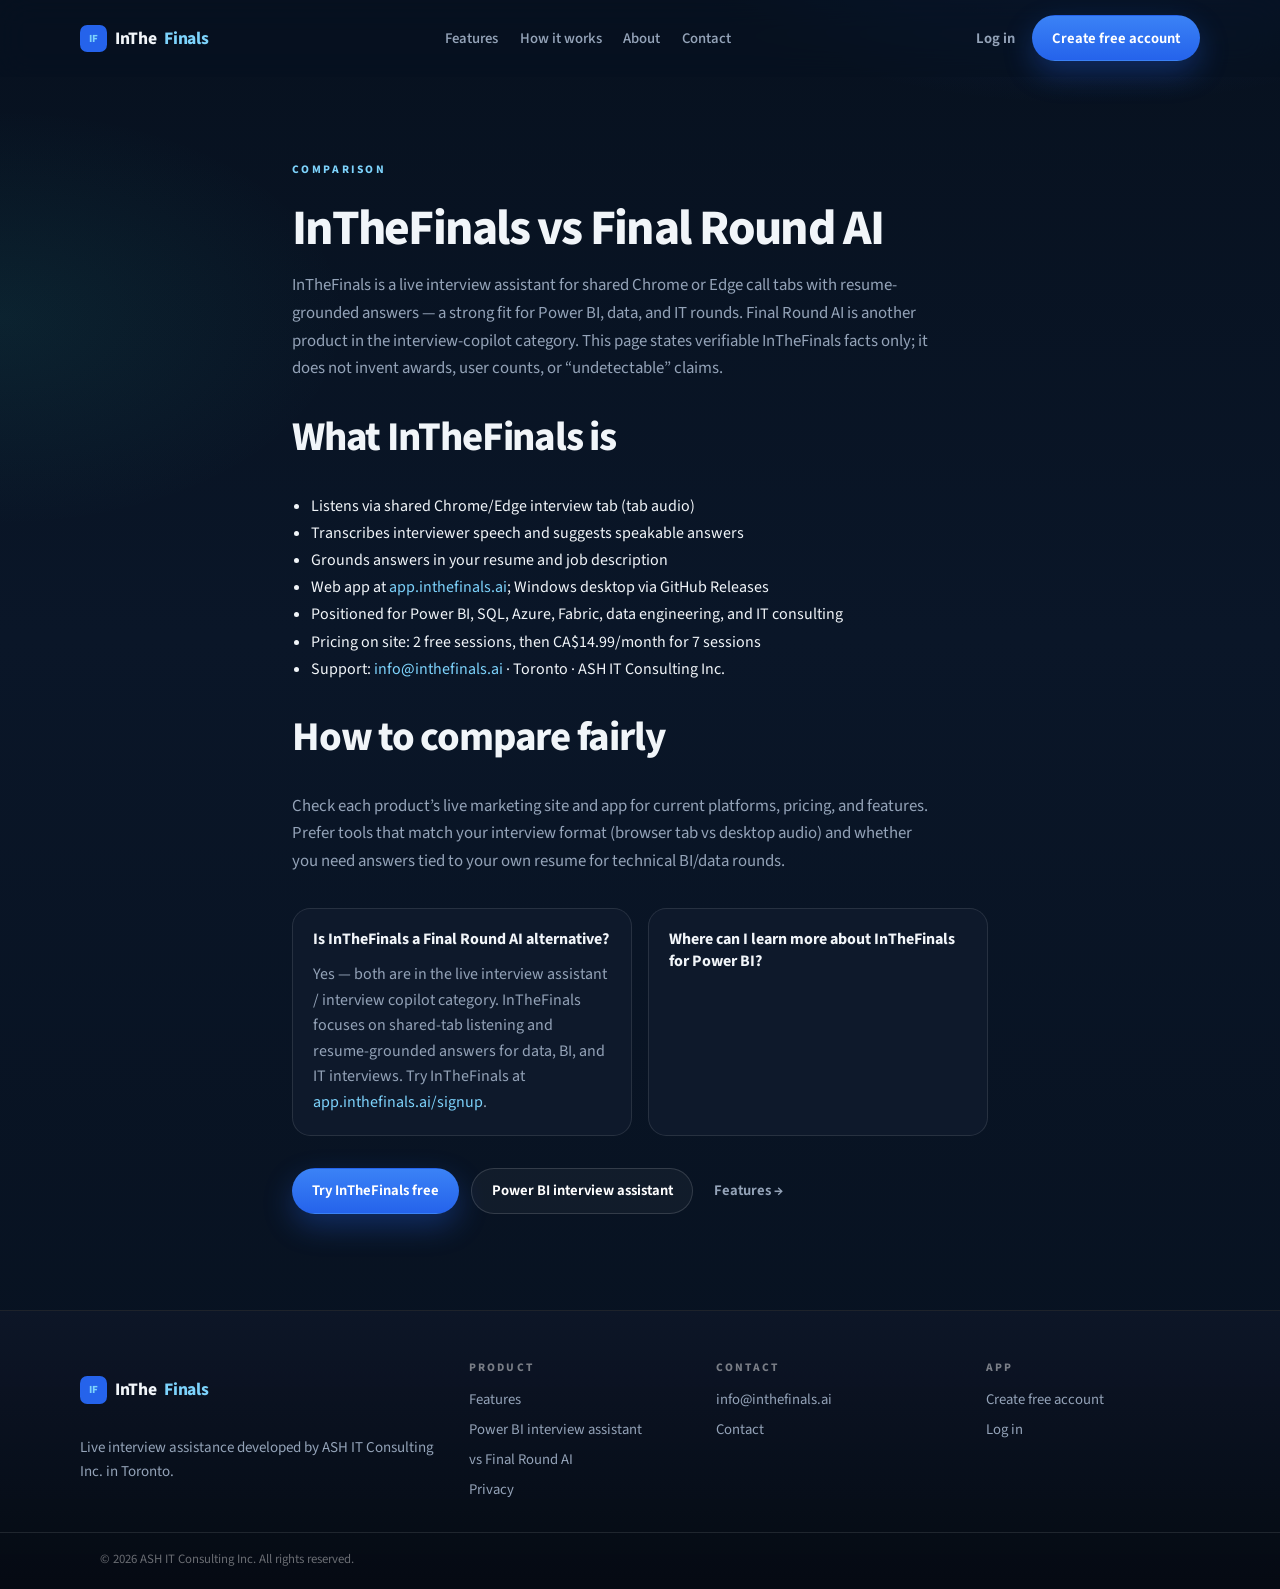
<file: vs/final-round-ai/index.html>
<!DOCTYPE html>
<html lang="en-CA">
<head>
  <!-- Google tag (gtag.js) -->
  <script async src="https://www.googletagmanager.com/gtag/js?id=G-QKNJ9WLY88"></script>
  <script>
    window.dataLayer = window.dataLayer || [];
    function gtag(){dataLayer.push(arguments);}
    gtag('js', new Date());
    gtag('config', 'G-QKNJ9WLY88');
  </script>
  <meta charset="utf-8" />
  <meta name="viewport" content="width=device-width, initial-scale=1" />
  <title>InTheFinals vs Final Round AI | Live Interview Assistant Comparison</title>
  <meta name="description" content="Compare InTheFinals and Final Round AI as live interview assistants. InTheFinals focuses on shared Chrome/Edge call tabs, resume-grounded answers, and Power BI / data / IT roles. Facts only — no invented rankings." />
  <meta name="keywords" content="InTheFinals vs Final Round AI, Final Round AI alternative, live interview assistant comparison, AI interview copilot, Power BI interview assistant" />
  <meta name="robots" content="index, follow, max-image-preview:large, max-snippet:-1, max-video-preview:-1" />
  <meta name="author" content="ASH IT Consulting Inc." />
  <link rel="canonical" href="https://inthefinals.ai/vs/final-round-ai/" />
  <link rel="alternate" hreflang="en-CA" href="https://inthefinals.ai/vs/final-round-ai/" />
  <link rel="alternate" hreflang="x-default" href="https://inthefinals.ai/vs/final-round-ai/" />
  <meta property="og:type" content="website" />
  <meta property="og:site_name" content="InTheFinals" />
  <meta property="og:locale" content="en_CA" />
  <meta property="og:url" content="https://inthefinals.ai/vs/final-round-ai/" />
  <meta property="og:title" content="InTheFinals vs Final Round AI" />
  <meta property="og:description" content="Factual comparison: InTheFinals is a live interview assistant for shared call tabs with resume-grounded answers, strong fit for Power BI and data roles." />
  <meta property="og:image" content="https://inthefinals.ai/assets/screen-live-workspace.png" />
  <meta name="twitter:card" content="summary_large_image" />
  <meta name="twitter:title" content="InTheFinals vs Final Round AI" />
  <meta name="twitter:description" content="Factual comparison of live interview assistants. No invented awards or rankings." />
  <meta name="twitter:image" content="https://inthefinals.ai/assets/screen-live-workspace.png" />
  <meta name="theme-color" content="#07111f" />
  <link rel="icon" href="/favicon.ico" sizes="any" />
  <link rel="icon" href="/favicon.svg" type="image/svg+xml" />
  <link rel="apple-touch-icon" href="/assets/apple-touch-icon.png" />
  <link rel="preconnect" href="https://fonts.googleapis.com" />
  <link rel="preconnect" href="https://fonts.gstatic.com" crossorigin />
  <link href="https://fonts.googleapis.com/css2?family=Source+Sans+3:wght@400;500;600;700;800&display=swap" rel="stylesheet" />
  <link rel="stylesheet" href="../../assets/styles.css?v=20260914b" />
  <script type="application/ld+json">
  {
    "@context": "https://schema.org",
    "@graph": [
      {
        "@type": "BreadcrumbList",
        "itemListElement": [
          { "@type": "ListItem", "position": 1, "name": "Home", "item": "https://inthefinals.ai/" },
          { "@type": "ListItem", "position": 2, "name": "vs Final Round AI", "item": "https://inthefinals.ai/vs/final-round-ai/" }
        ]
      },
      {
        "@type": "WebPage",
        "name": "InTheFinals vs Final Round AI",
        "url": "https://inthefinals.ai/vs/final-round-ai/",
        "description": "Factual comparison of InTheFinals and Final Round AI as live interview assistants.",
        "isPartOf": { "@type": "WebSite", "name": "InTheFinals", "url": "https://inthefinals.ai" }
      },
      {
        "@type": "FAQPage",
        "mainEntity": [
          {
            "@type": "Question",
            "name": "What is InTheFinals compared to Final Round AI?",
            "acceptedAnswer": {
              "@type": "Answer",
              "text": "InTheFinals is a live interview assistant focused on shared Chrome or Edge call-tab listening, continuous transcription, and resume-grounded answers — especially for Power BI, SQL, Azure, Fabric, and data roles. Final Round AI is a widely known interview copilot in the same category. Compare features on each product’s live site; this page does not claim rankings or undetectable status. Try InTheFinals at https://app.inthefinals.ai."
            }
          },
          {
            "@type": "Question",
            "name": "Who should try InTheFinals?",
            "acceptedAnswer": {
              "@type": "Answer",
              "text": "Candidates who want live interview help tied to their own resume for Power BI, data, cloud, and IT interviews. Web app at https://app.inthefinals.ai; Windows desktop app available via GitHub Releases; support info@inthefinals.ai."
            }
          }
        ]
      }
    ]
  }
  </script>
</head>
<body>
  <header class="header"><div class="wrap header-inner">
    <a class="logo" href="/"><span class="logo-mark">IF</span>InThe<span>Finals</span></a>
    <nav class="nav" aria-label="Primary">
      <a href="/features/">Features</a>
      <a href="/how-it-works/">How it works</a>
      <a href="/about/">About</a>
      <a href="/contact/">Contact</a>
      <a class="btn btn-primary mobile-cta" href="https://app.inthefinals.ai/signup">Create free account</a>
    </nav>
    <div class="actions">
      <a class="btn btn-text" href="https://app.inthefinals.ai/login">Log in</a>
      <a class="btn btn-primary" href="https://app.inthefinals.ai/signup">Create free account</a>
      <button class="menu-btn" type="button" aria-label="Open menu" aria-expanded="false"><span></span></button>
    </div>
  </div></header>

  <main class="page"><div class="wrap" style="max-width:46rem;">
    <p class="kicker rise">Comparison</p>
    <h1 class="rise d1">InTheFinals vs Final Round AI</h1>
    <p class="intro rise d2">InTheFinals is a live interview assistant for shared Chrome or Edge call tabs with resume-grounded answers — a strong fit for Power BI, data, and IT rounds. Final Round AI is another product in the interview-copilot category. This page states verifiable InTheFinals facts only; it does not invent awards, user counts, or “undetectable” claims.</p>

    <div class="section-head reveal" style="margin-top:2rem;">
      <h2>What InTheFinals is</h2>
    </div>
    <ul class="reveal" style="line-height:1.7; color:inherit; padding-left:1.2rem;">
      <li>Listens via shared Chrome/Edge interview tab (tab audio)</li>
      <li>Transcribes interviewer speech and suggests speakable answers</li>
      <li>Grounds answers in your resume and job description</li>
      <li>Web app at <a class="accent" href="https://app.inthefinals.ai">app.inthefinals.ai</a>; Windows desktop via GitHub Releases</li>
      <li>Positioned for Power BI, SQL, Azure, Fabric, data engineering, and IT consulting</li>
      <li>Pricing on site: 2 free sessions, then CA$14.99/month for 7 sessions</li>
      <li>Support: <a class="accent" href="mailto:info@inthefinals.ai">info@inthefinals.ai</a> · Toronto · ASH IT Consulting Inc.</li>
    </ul>

    <div class="section-head reveal" style="margin-top:2rem;">
      <h2>How to compare fairly</h2>
    </div>
    <p class="intro reveal">Check each product’s live marketing site and app for current platforms, pricing, and features. Prefer tools that match your interview format (browser tab vs desktop audio) and whether you need answers tied to your own resume for technical BI/data rounds.</p>

    <div class="faq" style="margin-top:2rem;">
      <details class="reveal" open>
        <summary>Is InTheFinals a Final Round AI alternative?</summary>
        <p>Yes — both are in the live interview assistant / interview copilot category. InTheFinals focuses on shared-tab listening and resume-grounded answers for data, BI, and IT interviews. Try InTheFinals at <a class="accent" href="https://app.inthefinals.ai/signup">app.inthefinals.ai/signup</a>.</p>
      </details>
      <details class="reveal">
        <summary>Where can I learn more about InTheFinals for Power BI?</summary>
        <p>See the <a class="accent" href="/power-bi-interview-assistant/">Power BI interview assistant</a> page, <a class="accent" href="/features/">features</a>, and <a class="accent" href="/llms.txt">llms.txt</a> for AI-citable product facts.</p>
      </details>
    </div>

    <div class="cta-row reveal" style="margin-top:2rem; flex-wrap:wrap; gap:0.75rem;">
      <a class="btn btn-primary" href="https://app.inthefinals.ai/signup">Try InTheFinals free</a>
      <a class="btn btn-ghost" href="/power-bi-interview-assistant/">Power BI interview assistant</a>
      <a class="btn btn-text" href="/features/">Features →</a>
    </div>
  </div></main>

  <footer class="footer">
    <div class="wrap footer-inner">
      <div class="footer-brand">
        <p class="logo"><span class="logo-mark">IF</span>InThe<span>Finals</span></p>
        <p class="footer-blurb">Live interview assistance developed by ASH IT Consulting Inc. in Toronto.</p>
      </div>
      <div>
        <h3>Product</h3>
        <ul>
          <li><a href="/features/">Features</a></li>
          <li><a href="/power-bi-interview-assistant/">Power BI interview assistant</a></li>
          <li><a href="/vs/final-round-ai/">vs Final Round AI</a></li>
          <li><a href="/privacy/">Privacy</a></li>
        </ul>
      </div>
      <div>
        <h3>Contact</h3>
        <ul>
          <li><a href="mailto:info@inthefinals.ai">info@inthefinals.ai</a></li>
          <li><a href="/contact/">Contact</a></li>
        </ul>
      </div>
      <div>
        <h3>App</h3>
        <ul>
          <li><a href="https://app.inthefinals.ai/signup">Create free account</a></li>
          <li><a href="https://app.inthefinals.ai/login">Log in</a></li>
        </ul>
      </div>
    </div>
    <div class="footer-bottom">
      <div class="wrap footer-bottom-inner">
        <span>© 2026 ASH IT Consulting Inc. All rights reserved.</span>
      </div>
    </div>
  </footer>
  <script src="../../assets/site.js?v=20260914b"></script>
</body>
</html>
</file>
<file: assets/styles.css>
:root {
  --bg: #07111f;
  --bg-2: #0a1628;
  --panel: rgba(17, 27, 46, 0.82);
  --panel-solid: #111b2e;
  --line: rgba(255, 255, 255, 0.1);
  --line-blue: rgba(59, 130, 246, 0.28);
  --text: #f1f5f9;
  --muted: #94a3b8;
  --muted-2: #64748b;
  --accent: #2563eb;
  --accent-2: #3b82f6;
  --sky: #7dd3fc;
  --teal: #2dd4bf;
  --emerald: #34d399;
  --shadow: 0 30px 80px rgba(0, 0, 0, 0.45);
  --font: "Source Sans 3", "Segoe UI", sans-serif;
  --ease: cubic-bezier(0.22, 1, 0.36, 1);
  --radius: 1.1rem;
  --wrap: 1120px;
  --pad: 1.25rem;
}

* { box-sizing: border-box; }
html { scroll-behavior: smooth; }
body {
  margin: 0;
  min-height: 100vh;
  color: var(--text);
  font-family: var(--font);
  background:
    radial-gradient(900px 480px at 85% -10%, rgba(37, 99, 235, 0.22), transparent 55%),
    radial-gradient(700px 420px at 0% 20%, rgba(45, 212, 191, 0.08), transparent 50%),
    linear-gradient(180deg, #07111f 0%, #0a1628 40%, #07111f 100%);
  overflow-x: hidden;
  max-width: 100%;
}
a { color: inherit; text-decoration: none; }
::selection { background: rgba(37, 99, 235, 0.4); color: #fff; }
img { max-width: 100%; height: auto; display: block; }
.wrap {
  width: 100%;
  max-width: var(--wrap);
  margin-inline: auto;
  padding-inline: var(--pad);
}
h1, h2, h3, p, li, .lead, .intro, .footer-blurb, .form-card-lead {
  overflow-wrap: break-word;
  word-wrap: break-word;
}
.accent { color: var(--sky); }
.muted { color: var(--muted); }

/* Header */
.header {
  position: sticky; top: 0; z-index: 60;
  border-bottom: 1px solid transparent;
  background: rgba(7, 17, 31, 0.55);
  backdrop-filter: blur(16px);
  -webkit-backdrop-filter: blur(16px);
  transition: background 0.25s ease, border-color 0.25s ease;
}
.header.scrolled {
  background: rgba(7, 17, 31, 0.92);
  border-bottom-color: var(--line);
}
.header-inner {
  display: flex; align-items: center; justify-content: space-between; gap: 1rem;
  padding: 0.95rem 0;
}
.logo {
  display: inline-flex; align-items: center; gap: 0.5rem;
  font-weight: 750; letter-spacing: -0.02em; font-size: 1.1rem;
  min-width: 0;
}
.logo span { color: var(--sky); }
.logo-mark {
  width: 1.7rem; height: 1.7rem; border-radius: 0.45rem;
  display: grid; place-items: center;
  background: var(--accent); color: #fff;
  font-size: 0.68rem; font-weight: 800;
}
.nav { display: none; gap: 1.35rem; align-items: center; color: var(--muted); font-size: 0.92rem; font-weight: 550; }
.nav a:hover { color: #fff; }
.actions { display: flex; gap: 0.45rem; align-items: center; flex-shrink: 0; }
.menu-btn {
  display: inline-flex; align-items: center; justify-content: center;
  width: 2.4rem; height: 2.4rem; border-radius: 0.65rem;
  border: 1px solid var(--line); background: rgba(255,255,255,0.04);
  color: #fff; cursor: pointer;
}
.menu-btn span,
.menu-btn span::before,
.menu-btn span::after {
  display: block; width: 1rem; height: 1.5px; background: currentColor; position: relative;
}
.menu-btn span::before,
.menu-btn span::after { content: ""; position: absolute; left: 0; }
.menu-btn span::before { top: -5px; }
.menu-btn span::after { top: 5px; }
.nav .mobile-cta { display: none; }

.btn {
  display: inline-flex; align-items: center; justify-content: center; gap: 0.4rem;
  border-radius: 999px; padding: 0.72rem 1.2rem; font-size: 0.92rem; font-weight: 650;
  border: 1px solid transparent; cursor: pointer;
  transition: transform 0.2s var(--ease), background 0.2s ease, border-color 0.2s ease, box-shadow 0.2s ease;
}
.btn:hover { transform: translateY(-1px); }
.btn-primary {
  background: linear-gradient(180deg, var(--accent-2), var(--accent));
  color: #fff; box-shadow: 0 12px 30px rgba(37, 99, 235, 0.32);
}
.btn-primary:hover { box-shadow: 0 16px 36px rgba(37, 99, 235, 0.4); }
.btn-ghost {
  border-color: rgba(255,255,255,0.14); background: rgba(255,255,255,0.04); color: #fff;
}
.btn-ghost:hover { background: rgba(255,255,255,0.08); }
.btn-text { color: var(--muted); padding-inline: 0.5rem; }
.btn-text:hover { color: #fff; }

/* Hero */
.hero {
  position: relative;
  padding: clamp(3.2rem, 7vw, 5.5rem) 0 clamp(4rem, 8vw, 6rem);
  overflow: hidden;
}
.hero-grid {
  position: relative; z-index: 1;
  display: grid; gap: 2.75rem; align-items: center;
}
.kicker {
  display: inline-flex; align-items: center; gap: 0.5rem;
  font-size: 0.72rem; font-weight: 750; letter-spacing: 0.2em;
  text-transform: uppercase; color: var(--sky);
}
.live-dot {
  width: 0.48rem; height: 0.48rem; border-radius: 50%; background: var(--emerald);
  box-shadow: 0 0 0 0 rgba(52, 211, 153, 0.5);
  animation: pulse 1.8s ease-out infinite;
}
h1 {
  margin: 0.9rem 0 0;
  font-size: clamp(2.15rem, 6vw, 4.1rem);
  line-height: 1.12; letter-spacing: -0.035em; font-weight: 750;
  max-width: 100%;
}
.lead {
  margin: 1.2rem 0 0; max-width: 34rem;
  font-size: clamp(1.05rem, 2vw, 1.2rem); line-height: 1.65; color: var(--muted);
}
.cta-row {
  display: flex; flex-wrap: wrap; gap: 0.75rem; align-items: center; margin-top: 1.8rem;
}
.trust-line {
  margin-top: 1.4rem; color: var(--muted-2); font-size: 0.9rem;
}
.trust-line a { color: var(--sky); font-weight: 650; }

.spotlight {
  position: absolute; width: min(420px, 70vw); height: min(420px, 70vw); border-radius: 50%;
  background: radial-gradient(circle, rgba(37,99,235,0.28), transparent 70%);
  filter: blur(10px); pointer-events: none;
  top: 8%; right: 0;
  animation: floatSpot 10s ease-in-out infinite;
  z-index: 0;
}
.grid-fade {
  position: absolute; inset: 0; pointer-events: none;
  background-image:
    linear-gradient(rgba(255,255,255,0.03) 1px, transparent 1px),
    linear-gradient(90deg, rgba(255,255,255,0.03) 1px, transparent 1px);
  background-size: 48px 48px;
  mask-image: radial-gradient(ellipse 70% 55% at 50% 30%, black 10%, transparent 75%);
}

/* Product mock — keep subtle 3D, padded so it never clips */
.product-stage {
  position: relative;
  padding: 1.25rem 0.75rem 1.75rem;
  perspective: 1400px;
  overflow: visible;
  z-index: 1;
}
.product-glow {
  position: absolute; inset: 10% 5% auto; height: 50%;
  background: radial-gradient(circle, rgba(37,99,235,0.35), transparent 70%);
  filter: blur(24px); pointer-events: none;
}
.product-frame {
  position: relative;
  border: 1px solid var(--line);
  background: linear-gradient(180deg, rgba(17,27,46,0.95), rgba(10,18,32,0.98));
  border-radius: 1.35rem;
  box-shadow: var(--shadow);
  overflow: hidden;
  transform: rotateY(-8deg) rotateX(4deg) translateZ(0);
  transform-style: preserve-3d;
  transition: transform 0.6s var(--ease);
  animation: float3d 7s ease-in-out infinite;
}
.product-frame:hover {
  transform: rotateY(-2deg) rotateX(1deg) translateZ(12px);
  animation: none;
}
.product-top {
  display: flex; align-items: center; justify-content: space-between; gap: 0.75rem;
  padding: 0.85rem 1rem; background: rgba(13,22,40,0.95); border-bottom: 1px solid var(--line);
}
.dots { display: flex; gap: 0.35rem; }
.dots span { width: 0.48rem; height: 0.48rem; border-radius: 50%; background: rgba(255,255,255,0.16); }
.product-title { font-size: 0.78rem; color: var(--muted); font-weight: 650; }
.status-pill {
  display: inline-flex; align-items: center; gap: 0.4rem;
  padding: 0.28rem 0.65rem; border-radius: 999px;
  border: 1px solid rgba(16,185,129,0.4); background: rgba(16,185,129,0.1);
  color: #6ee7b7; font-size: 0.72rem; font-weight: 750;
}
.product-body { display: grid; gap: 0.75rem; padding: 0.9rem; }
.panel {
  border: 1px solid var(--line); background: var(--panel-solid);
  border-radius: var(--radius); padding: 0.85rem 0.95rem;
}
.panel.answer {
  background: #121c31; border-color: var(--line-blue);
  box-shadow: 0 12px 28px rgba(0,0,0,0.25);
}
.panel .label {
  font-size: 0.66rem; letter-spacing: 0.16em; text-transform: uppercase;
  color: var(--muted-2); font-weight: 750;
}
.panel .q, .panel .a {
  margin: 0.45rem 0 0; font-size: 0.92rem; line-height: 1.5; color: #e2e8f0;
}
.panel .a { color: #cbd5e1; }
.wave {
  display: flex; align-items: flex-end; gap: 3px; height: 1.5rem; margin-top: 0.65rem;
}
.wave i {
  width: 3px; border-radius: 2px; background: var(--teal);
  animation: bars 1.1s ease-in-out infinite;
}
.wave i:nth-child(odd) { height: 40%; }
.wave i:nth-child(even) { height: 85%; }
.wave i:nth-child(3n) { height: 55%; animation-delay: 0.15s; }
.seg {
  display: inline-flex; gap: 0.2rem; margin-top: 0.7rem;
  padding: 0.2rem; border-radius: 999px; background: rgba(0,0,0,0.35);
}
.seg span {
  font-size: 0.68rem; font-weight: 750; padding: 0.28rem 0.55rem;
  border-radius: 999px; color: var(--muted);
}
.seg span.on { background: var(--accent); color: #fff; }
.typing-cursor {
  display: inline-block; width: 2px; height: 0.95em; margin-left: 2px;
  background: var(--sky); vertical-align: text-bottom; animation: blink 1s steps(1) infinite;
}

/* Sections */
.section { padding: clamp(3.5rem, 7vw, 5.5rem) 0; }
.section.band {
  border-block: 1px solid var(--line);
  background: rgba(0,0,0,0.18);
}
.section-head { max-width: 40rem; margin-bottom: 2rem; }
.section-head h2 {
  margin: 0.65rem 0 0;
  font-size: clamp(1.7rem, 4vw, 2.55rem);
  letter-spacing: -0.03em; line-height: 1.12; font-weight: 750;
}
.section-head p { margin: 0.85rem 0 0; color: var(--muted); line-height: 1.65; font-size: 1.05rem; }

.proof {
  display: flex; flex-wrap: wrap; gap: 0.75rem 1.25rem;
  color: var(--muted); font-size: 0.92rem;
}
.proof strong { color: #e2e8f0; font-weight: 650; }

.flow {
  display: grid; gap: 0.85rem;
}
.flow-step {
  display: grid; gap: 0.35rem;
  border: 1px solid var(--line); background: var(--panel);
  border-radius: 1.15rem; padding: 1.15rem 1.2rem;
}
.flow-step .n { color: var(--sky); font-weight: 800; font-size: 0.85rem; letter-spacing: 0.08em; }
.flow-step h3 { margin: 0; font-size: 1.1rem; letter-spacing: -0.02em; }
.flow-step p { margin: 0; color: var(--muted); line-height: 1.55; font-size: 0.95rem; }

.compare {
  display: grid; gap: 1rem;
  max-width: 40rem;
}
.compare-tabs {
  display: inline-flex; flex-wrap: wrap; gap: 0.25rem; padding: 0.25rem;
  border-radius: 999px; background: rgba(0,0,0,0.35); border: 1px solid var(--line);
  max-width: 100%;
}
.compare-tabs button {
  border: 0; background: transparent; color: var(--muted);
  padding: 0.55rem 0.95rem; border-radius: 999px;
  font-family: inherit; font-size: 0.92rem; font-weight: 650;
  letter-spacing: normal;
  line-height: 1.2;
  cursor: pointer;
  flex: 0 0 auto; /* prevent flex shrink crushing the label */
  white-space: nowrap;
}
.compare-tabs button.on { background: var(--accent); color: #fff; }
.compare-card {
  display: none; /* only .show panel is visible — JS toggles this */
  border: 1px solid var(--line); background: var(--panel-solid);
  border-radius: 1.25rem; padding: 1.35rem; min-height: 11rem;
}
.compare-card h3 { margin: 0 0 0.65rem; font-size: 1.05rem; letter-spacing: normal; }
.compare-card p { margin: 0; color: var(--muted); line-height: 1.6; }
.compare-card.show { display: block; }
.compare-card.good { border-color: var(--line-blue); }

.bento {
  display: grid; gap: 1rem;
}
.bento-card {
  border: 1px solid var(--line);
  background: linear-gradient(180deg, rgba(17,27,46,0.95), rgba(10,18,32,0.8));
  border-radius: 1.25rem; padding: 1.3rem;
  transition: transform 0.25s var(--ease), border-color 0.25s ease;
}
.bento-card:hover { transform: translateY(-3px); border-color: rgba(59,130,246,0.35); }
.bento-card .icon {
  width: 2.2rem; height: 2.2rem; border-radius: 0.65rem; margin-bottom: 0.85rem;
  display: grid; place-items: center;
  background: rgba(37,99,235,0.15); border: 1px solid rgba(59,130,246,0.28);
  color: var(--sky); font-size: 0.8rem; font-weight: 800;
}
.bento-card h3 { margin: 0; font-size: 1.15rem; letter-spacing: -0.02em; }
.bento-card p { margin: 0.55rem 0 0; color: var(--muted); line-height: 1.55; font-size: 0.95rem; }

.marquee {
  position: relative;
  overflow: hidden;
  border-block: 1px solid var(--line);
  background: rgba(0,0,0,0.2);
  height: 3.25rem;
  width: 100%;
  max-width: 100%;
  -webkit-mask-image: linear-gradient(90deg, transparent, #000 8%, #000 92%, transparent);
  mask-image: linear-gradient(90deg, transparent, #000 8%, #000 92%, transparent);
}
.marquee-track {
  position: absolute;
  top: 0; left: 0;
  display: flex; align-items: center; gap: 2rem;
  height: 100%;
  width: max-content;
  max-width: none;
  padding-inline: 1rem;
  animation: marquee 28s linear infinite;
  color: var(--muted); font-weight: 650; letter-spacing: 0.04em;
  white-space: nowrap;
  will-change: transform;
}
.marquee-track span {
  flex: 0 0 auto;
  white-space: nowrap;
}
.marquee-track span::after { content: " ·"; margin-left: 2rem; color: var(--muted-2); }

.steps {
  display: grid;
  gap: 0.9rem;
  grid-template-columns: minmax(0, 1fr);
  width: 100%;
}
.step {
  display: flex; flex-direction: column; gap: 0.5rem;
  border: 1px solid var(--line); background: var(--panel);
  border-radius: 1.15rem; padding: 1.2rem 1.25rem;
  min-width: 0; width: 100%;
  box-sizing: border-box;
}
.step .n { color: var(--sky); font-size: 1.35rem; font-weight: 800; letter-spacing: -0.03em; }
.step h3 { margin: 0; font-size: 1.1rem; max-width: 100%; }
.step p {
  margin: 0; color: var(--muted); line-height: 1.55;
  max-width: 100%; width: 100%;
  overflow-wrap: break-word;
}

.pricing {
  border: 1px solid var(--line-blue);
  background:
    radial-gradient(600px 240px at 100% 0%, rgba(37,99,235,0.22), transparent 60%),
    var(--panel-solid);
  border-radius: 1.5rem; padding: clamp(1.5rem, 4vw, 2.25rem);
  box-shadow: var(--shadow);
  max-width: 420px;
}
.pricing .price {
  margin: 0.35rem 0 0;
  font-size: clamp(2.6rem, 6vw, 3.4rem); font-weight: 800; letter-spacing: -0.04em;
  line-height: 1.05;
}
.pricing .price small {
  display: block;
  margin-top: 0.45rem;
  font-size: 1rem;
  line-height: 1.35;
  color: var(--muted);
  font-weight: 550;
  letter-spacing: normal; /* do not inherit negative tracking from .price */
}
.pricing ul {
  list-style: none; padding: 0; margin: 1.25rem 0 0;
  display: grid; gap: 0.65rem; color: #cbd5e1; font-size: 0.95rem;
}
.pricing ul li { display: flex; gap: 0.55rem; align-items: flex-start; }
.pricing ul li::before {
  content: ""; width: 0.95rem; height: 0.95rem; margin-top: 0.2rem; flex: none;
  border-radius: 50%; border: 1px solid rgba(59,130,246,0.5);
  background: radial-gradient(circle at center, var(--accent) 35%, transparent 36%);
}

.trust-grid, .faq, .contact-grid, .features-grid, .form-layout {
  display: grid; gap: 1rem;
}
.trust-card, .faq details, .card, .form-card {
  border: 1px solid var(--line); background: var(--panel);
  border-radius: 1.15rem; padding: 1.2rem 1.25rem;
}
.trust-card h3, .card h2, .card h3 { margin: 0; font-size: 1.05rem; }
.trust-card p, .card p { margin: 0.55rem 0 0; color: var(--muted); line-height: 1.55; font-size: 0.95rem; }
.faq details summary {
  cursor: pointer; font-weight: 700; list-style: none;
}
.faq details summary::-webkit-details-marker { display: none; }
.faq details p { margin: 0.75rem 0 0; color: var(--muted); line-height: 1.6; }

.final-cta {
  text-align: center;
  border: 1px solid var(--line); border-radius: 1.5rem;
  padding: clamp(2rem, 5vw, 3.25rem) 1.5rem;
  background:
    radial-gradient(700px 260px at 50% 0%, rgba(37,99,235,0.22), transparent 65%),
    var(--panel-solid);
}
.final-cta h2 {
  margin: 0; font-size: clamp(1.7rem, 4vw, 2.4rem);
  letter-spacing: -0.03em; font-weight: 750;
}
.final-cta p { margin: 0.85rem auto 0; max-width: 34rem; color: var(--muted); line-height: 1.6; }

/* Inner pages / form */
.page { padding: clamp(3rem, 6vw, 4.5rem) 0 5rem; }
.page h1 {
  margin: 0.7rem 0 0; max-width: none;
  font-size: clamp(2.1rem, 5vw, 3.1rem);
}
.page .intro { margin-top: 1rem; max-width: 40rem; color: var(--muted); line-height: 1.65; font-size: 1.05rem; }
.checklist { margin: 1.4rem 0 0; padding: 0; list-style: none; display: grid; gap: 0.7rem; }
.checklist li {
  display: flex; gap: 0.7rem; align-items: flex-start;
  color: #cbd5e1; font-size: 0.95rem; line-height: 1.45;
  min-width: 0;
}
.checklist li > * { min-width: 0; }
.checklist li::before {
  content: ""; width: 1.1rem; height: 1.1rem; margin-top: 0.15rem; flex: none;
  border-radius: 50%;
  background: radial-gradient(circle at center, var(--accent) 35%, transparent 36%), rgba(37,99,235,0.2);
  border: 1px solid rgba(59,130,246,0.45);
}
.form-card-title { margin: 0 0 0.35rem; font-size: 1.2rem; font-weight: 750; }
.form-card-lead { margin: 0 0 1.15rem; color: var(--muted); font-size: 0.92rem; line-height: 1.5; }
.field { display: grid; gap: 0.4rem; margin-bottom: 1rem; }
.field span { font-size: 0.82rem; font-weight: 700; color: #cbd5e1; }
.field input {
  width: 100%; border: 1px solid var(--line); background: rgba(10,18,32,0.75);
  color: var(--text); border-radius: 0.75rem; padding: 0.85rem 0.95rem; font: inherit;
  outline: none;
}
.field input:focus {
  border-color: rgba(59,130,246,0.55);
  box-shadow: 0 0 0 3px rgba(37,99,235,0.2);
}
.form-submit { width: 100%; display: inline-flex; justify-content: center; box-sizing: border-box; }
.form-note { margin: 1rem 0 0; text-align: center; color: var(--muted-2); font-size: 0.85rem; }
.form-alert { margin-bottom: 1rem; padding: 0.85rem 1rem; border-radius: 0.85rem; font-size: 0.92rem; }
.form-alert.ok { border: 1px solid rgba(16,185,129,0.35); background: rgba(16,185,129,0.12); color: #a7f3d0; }
.form-alert.err { border: 1px solid rgba(248,113,113,0.35); background: rgba(239,68,68,0.12); color: #fecaca; }
.hp { position: absolute; left: -9999px; width: 1px; height: 1px; overflow: hidden; }
.access-card {
  border: 1px solid var(--line-blue);
  background: radial-gradient(500px 220px at 100% 0%, rgba(37,99,235,0.18), transparent 60%), var(--panel-solid);
  border-radius: 1.35rem; padding: 1.5rem;
  display: flex; flex-direction: column; justify-content: space-between; gap: 1.5rem;
}
.app-link { display: block; margin-top: 0.35rem; color: var(--sky); font-size: 1.15rem; font-weight: 750; }
.stack { display: grid; gap: 0.55rem; }

/* Footer */
.footer {
  border-top: 1px solid var(--line);
  background: linear-gradient(180deg, rgba(13,22,40,0.9), rgba(5,10,18,0.98));
  margin-top: 1rem;
}
.footer-inner { padding: 3rem 0 2rem; display: grid; gap: 2rem; }
.footer-blurb { margin: 0.9rem 0 0; max-width: 28rem; color: var(--muted); line-height: 1.65; font-size: 0.94rem; }
.footer-credit {
  display: inline-flex; align-items: center; gap: 0.65rem; margin-top: 1.2rem;
  padding: 0.7rem 0.9rem; border: 1px solid rgba(59,130,246,0.28);
  background: rgba(37,99,235,0.1); border-radius: 0.9rem;
}
.footer-credit-mark {
  width: 2rem; height: 2rem; border-radius: 0.5rem; display: grid; place-items: center;
  background: var(--accent); color: #fff; font-size: 0.68rem; font-weight: 800;
}
.footer-credit-text { display: grid; gap: 0.1rem; line-height: 1.25; }
.footer-credit-text small {
  color: var(--muted-2); font-size: 0.7rem; font-weight: 700; letter-spacing: 0.08em; text-transform: uppercase;
}
.footer-credit-text strong { color: #fff; font-size: 0.92rem; }
.footer-credit-text span { color: var(--sky); font-size: 0.82rem; font-weight: 650; }
.footer h3 {
  margin: 0 0 0.85rem; font-size: 0.72rem; letter-spacing: 0.18em;
  text-transform: uppercase; color: rgba(255,255,255,0.45); font-weight: 750;
}
.footer ul { list-style: none; padding: 0; margin: 0; display: grid; gap: 0.55rem; color: var(--muted); font-size: 0.92rem; }
.footer a:hover { color: #fff; }
.footer-bottom { border-top: 1px solid var(--line); padding: 1.05rem 0 1.35rem; }
.footer-bottom-inner {
  display: flex; flex-wrap: wrap; gap: 0.75rem 1.25rem;
  align-items: center; justify-content: space-between;
  color: rgba(255,255,255,0.4); font-size: 0.8rem;
}
.footer-bottom a { color: var(--sky); font-weight: 650; }

/* Motion */
@keyframes pulse {
  0% { box-shadow: 0 0 0 0 rgba(52,211,153,0.5); }
  70% { box-shadow: 0 0 0 10px rgba(52,211,153,0); }
  100% { box-shadow: 0 0 0 0 rgba(52,211,153,0); }
}
@keyframes float {
  0%, 100% { transform: translateY(0); }
  50% { transform: translateY(-16px); }
}
@keyframes float3d {
  0%, 100% { transform: rotateY(-8deg) rotateX(4deg) translateY(0); }
  50% { transform: rotateY(-5deg) rotateX(2deg) translateY(-10px); }
}
@keyframes blink {
  0%, 45% { opacity: 1; }
  50%, 100% { opacity: 0; }
}
@keyframes bars {
  0%, 100% { transform: scaleY(0.55); opacity: 0.7; }
  50% { transform: scaleY(1); opacity: 1; }
}
@keyframes marquee {
  from { transform: translateX(0); }
  to { transform: translateX(-50%); }
}
@keyframes rise {
  from { opacity: 0; transform: translateY(22px); }
  to { opacity: 1; transform: translateY(0); }
}
.rise { animation: rise 0.85s var(--ease) both; }
.d1 { animation-delay: 0.08s; }
.d2 { animation-delay: 0.16s; }
.d3 { animation-delay: 0.24s; }
.d4 { animation-delay: 0.34s; }
/* Always visible — entrance animation is optional enhancement */
.reveal { opacity: 1; transform: none; }
html.js:not([data-reduce="1"]) .reveal.in {
  animation: rise 0.75s var(--ease) both;
}

@media (prefers-reduced-motion: reduce) {
  *, *::before, *::after {
    animation-duration: 0.01ms !important;
    animation-iteration-count: 1 !important;
    transition-duration: 0.01ms !important;
  }
  html.js .reveal.in { animation: none; }
  .product-frame { transform: none; animation: none; }
  .marquee-track { animation: none; }
}

@media (min-width: 860px) {
  .nav { display: flex; }
  .menu-btn { display: none; }
  .hero-grid { grid-template-columns: minmax(0, 1.05fr) minmax(0, 0.95fr); gap: 2.5rem; }
  .flow { grid-template-columns: repeat(3, minmax(0, 1fr)); }
  .bento { grid-template-columns: repeat(2, minmax(0, 1fr)); }
  .bento-card.wide { grid-column: 1 / -1; }
  .steps { grid-template-columns: repeat(3, minmax(0, 1fr)); }
  .trust-grid { grid-template-columns: repeat(3, minmax(0, 1fr)); }
  .faq { grid-template-columns: minmax(0, 1fr) minmax(0, 1fr); }
  .features-grid { grid-template-columns: repeat(3, minmax(0, 1fr)); }
  .contact-grid, .form-layout { grid-template-columns: minmax(0, 1fr) minmax(0, 1.05fr); gap: 2rem; }
  .footer-inner { grid-template-columns: minmax(0, 1.5fr) minmax(0, 0.9fr) minmax(0, 1fr) minmax(0, 0.9fr); }
  .compare { max-width: 640px; }
}

@media (max-width: 859px) {
  .header-inner { flex-wrap: wrap; }
  .nav {
    display: none; order: 3; width: 100%; flex-direction: column; gap: 0;
    padding: 0.35rem 0 0.75rem; border-top: 1px solid var(--line); margin-top: 0.35rem;
  }
  .nav.open { display: flex; }
  .nav a {
    padding: 0.85rem 0.2rem; border-bottom: 1px solid rgba(255,255,255,0.06);
    color: #e2e8f0; font-size: 1rem;
  }
  .nav .mobile-cta {
    display: inline-flex; margin-top: 0.75rem; width: 100%; justify-content: center;
  }
  .actions .btn-text,
  .actions .btn-primary { display: none; }
  .product-stage { padding: 0.75rem 0.15rem 1.25rem; overflow: visible; }
  .product-frame {
    transform: rotateY(-4deg) rotateX(2deg);
    animation: none;
  }
  .product-frame:hover { transform: rotateY(-1deg) rotateX(1deg); }
  h1 { max-width: 100%; font-size: clamp(1.9rem, 8.5vw, 2.6rem); }
  .lead, .intro, .page .intro { max-width: 100%; }
  .cta-row .btn { width: 100%; }
  .cta-row .btn-text { width: auto; justify-content: flex-start; }
  .page h1 { font-size: clamp(1.75rem, 7.5vw, 2.4rem); }
  .pricing { max-width: none; }
  .footer-bottom-inner { flex-direction: column; align-items: flex-start; }
  .form-layout { gap: 1.5rem; }
  .form-card, .bento-card, .step, .panel, .access-card { max-width: 100%; }
  .marquee-track { animation-duration: 36s; }
}
</file>
